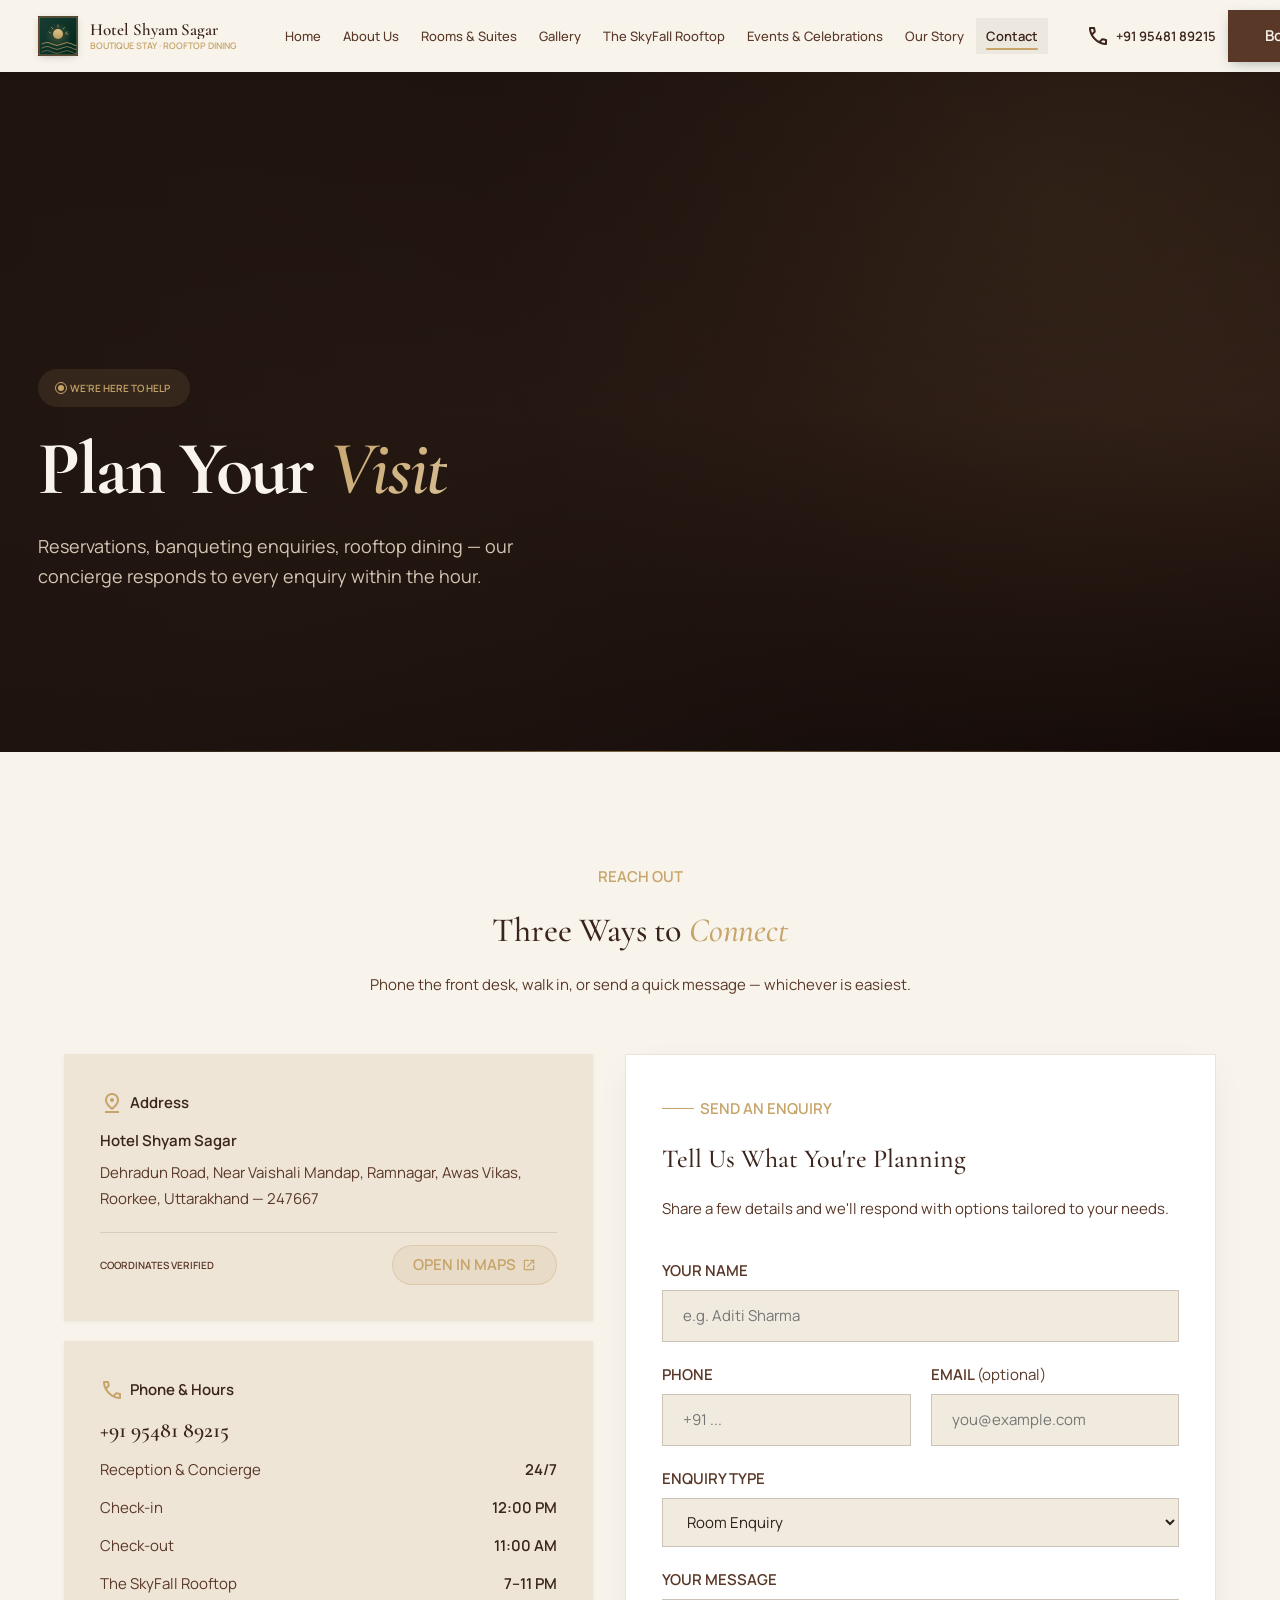
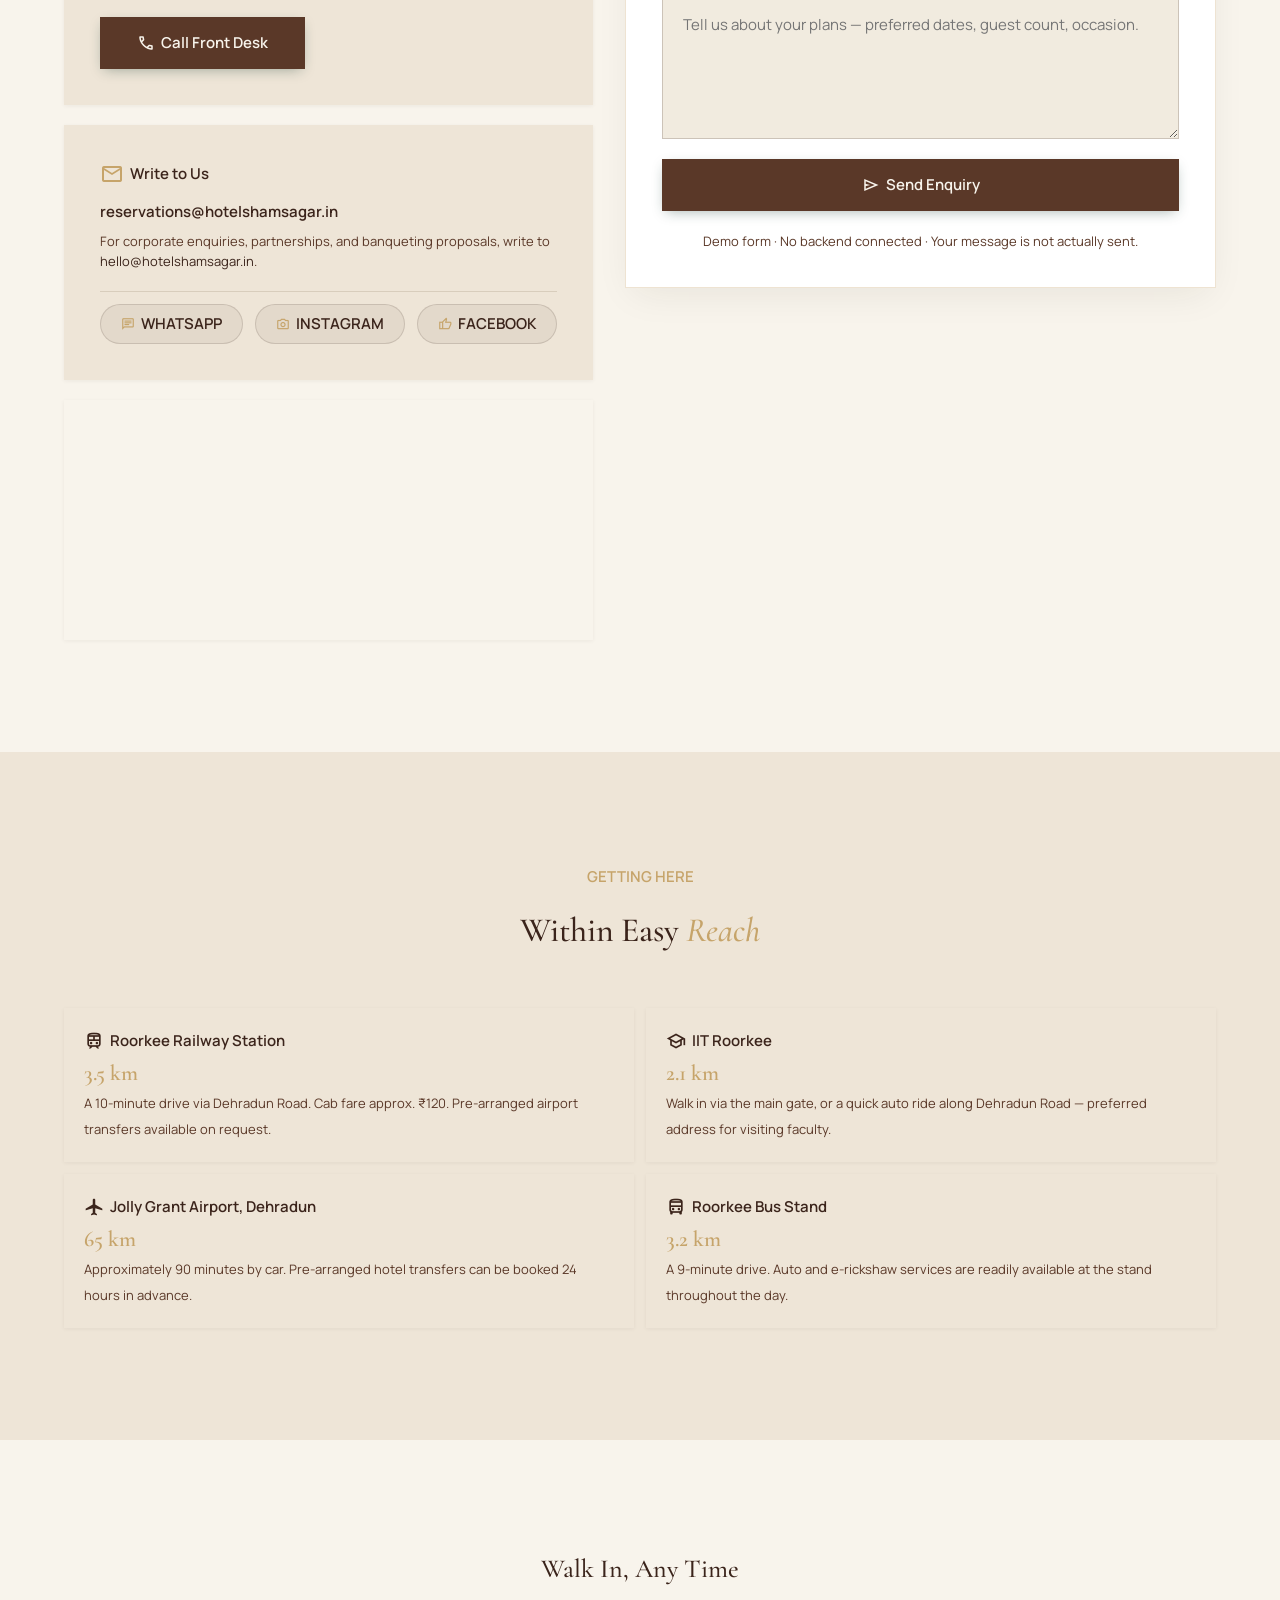
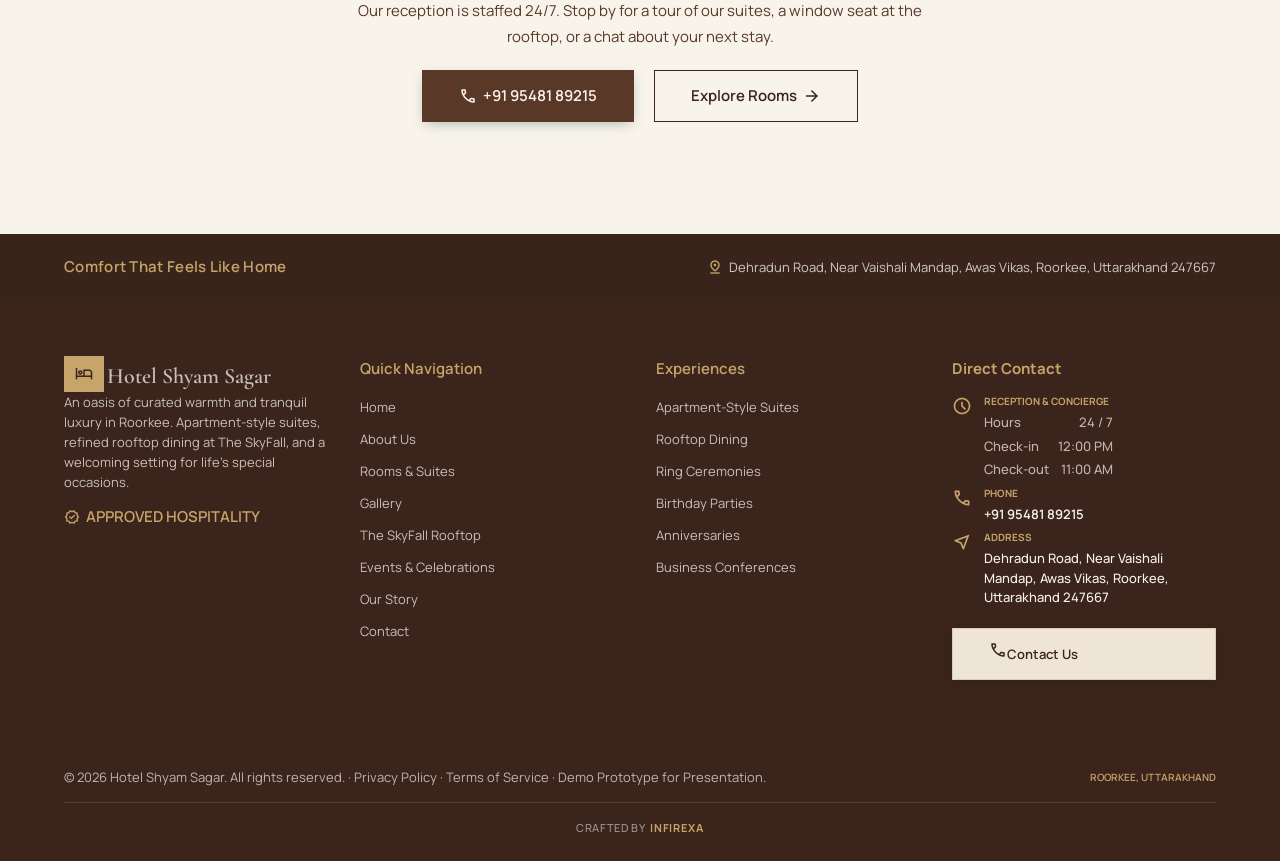
<file: contact.html>
<!DOCTYPE html>
<html lang="en">
<head>
<meta charset="utf-8" />
<meta name="viewport" content="width=device-width, initial-scale=1.0" />
<title>Contact · Hotel Shyam Sagar · Roorkee</title>
<meta name="description" content="Get in touch with Hotel Shyam Sagar — front desk, address, hours, and a quick enquiry form. We respond within the hour during business hours." />
<link rel="icon" type="image/svg+xml" href="favicon.svg" />
<link rel="preconnect" href="https://fonts.googleapis.com" />
<link rel="preconnect" href="https://fonts.gstatic.com" crossorigin />
<link href="https://fonts.googleapis.com/css2?family=Cormorant+Garamond:ital,wght@0,400;0,500;0,600;0,700;1,400;1,500&family=Manrope:wght@300;400;500;600;700;800&display=swap" rel="stylesheet" />
<link href="https://fonts.googleapis.com/css2?family=Material+Symbols+Outlined:opsz,wght,FILL,GRAD@20..48,100..700,0..1,-50..200" rel="stylesheet" />
<link rel="stylesheet" href="assets/css/tokens.css" />
<link rel="stylesheet" href="assets/css/base.css" />
<link rel="stylesheet" href="assets/css/components.css" />
<link rel="stylesheet" href="assets/css/pages.css" />
</head>
<body>

<header class="site-header">
  <div class="nav-inner">
    <a class="brand" href="index.html" data-nav="home" aria-label="Hotel Shyam Sagar home">
      <span class="brand-logo"><img src="assets/img/logo.svg" alt="Hotel Shyam Sagar" width="40" height="40" /></span>
      <span class="brand-text">
        <span class="name">Hotel Shyam Sagar</span>
        <span class="tag">Boutique Stay · Rooftop Dining</span>
      </span>
    </a>
    <button class="nav-toggle" aria-label="Open menu">
      <span class="material-symbols-outlined">menu</span>
    </button>
    <nav class="nav-list" aria-label="Primary">
      <a href="index.html" data-nav="home">Home</a>
      <a href="about.html" data-nav="about">About Us</a>
      <a href="rooms.html" data-nav="rooms">Rooms &amp; Suites</a>
      <a href="gallery.html" data-nav="gallery">Gallery</a>
      <a href="skyfall.html" data-nav="skyfall">The SkyFall Rooftop</a>
      <a href="banquets.html" data-nav="banquets">Events &amp; Celebrations</a>
      <a href="story.html" data-nav="story">Our Story</a>
      <a class="active" href="contact.html" data-nav="contact">Contact</a>
    </nav>
    <div class="nav-actions">
      <a class="nav-phone" href="tel:+919548189215">
        <span class="material-symbols-outlined">call</span>
        <span>+91 95481 89215</span>
      </a>
      <a class="btn btn-primary" href="rooms.html">Book Your Stay</a>
    </div>
  </div>
</header>

<div class="mobile-drawer" role="dialog" aria-label="Navigation menu">
  <div class="mobile-drawer-head">
    <a class="brand" href="index.html">
      <span class="brand-logo"><img src="assets/img/logo.svg" alt="Hotel Shyam Sagar" width="40" height="40" /></span>
      <span class="brand-text">
        <span class="name">Hotel Shyam Sagar</span>
        <span class="tag">Boutique Stay · Rooftop Dining</span>
      </span>
    </a>
    <button class="close-btn nav-toggle" aria-label="Close menu">
      <span class="material-symbols-outlined">close</span>
    </button>
  </div>
  <nav class="mobile-drawer-nav" aria-label="Mobile">
    <a href="index.html" data-nav="home">Home</a>
    <a href="about.html" data-nav="about">About Us</a>
    <a href="rooms.html" data-nav="rooms">Rooms &amp; Suites</a>
    <a href="gallery.html" data-nav="gallery">Gallery</a>
    <a href="skyfall.html" data-nav="skyfall">The SkyFall Rooftop</a>
    <a href="banquets.html" data-nav="banquets">Events &amp; Celebrations</a>
    <a href="story.html" data-nav="story">Our Story</a>
    <a class="active" href="contact.html" data-nav="contact">Contact</a>
  </nav>
  <a class="btn btn-primary" href="tel:+919548189215" style="margin-top:auto;">
    <span class="material-symbols-outlined">call</span>
    Call Front Desk
  </a>
</div>

<main>

<section class="page-hero">
  <div class="hero-bg" data-bg="https://images.unsplash.com/photo-1497366216548-37526070297c?auto=format&fit=crop&w=1920&q=80" role="img" aria-label="Plan your visit to Hotel Shyam Sagar"></div>
  <div class="hero-veil"></div>
  <div class="hero-veil-side"></div>
  <div class="hero-content">
    <div class="hero-eyebrow"><span class="pulse"></span><span>We're Here to Help</span></div>
    <h1 class="hero-title">Plan Your <span class="accent">Visit</span></h1>
    <p class="hero-subtitle">Reservations, banqueting enquiries, rooftop dining — our concierge responds to every enquiry within the hour.</p>
  </div>
</section>

<!-- CONTACT GRID -->
<section class="section" id="contact">
  <div class="container">
    <div class="section-head" style="text-align:center;align-items:center;">
      <div class="eyebrow no-rule" style="justify-content:center;">Reach Out</div>
      <h2 class="font-headline-lg">Three Ways to <span class="italic" style="color:var(--secondary);">Connect</span></h2>
      <p class="font-body-md text-on-surface-variant" style="text-align:center;max-width:42rem;">Phone the front desk, walk in, or send a quick message — whichever is easiest.</p>
    </div>

    <div class="contact-grid">
      <div class="reveal">
        <div class="contact-card">
          <div class="label"><span class="material-symbols-outlined">pin_drop</span>Address</div>
          <p class="font-title-md text-primary" style="margin-bottom:var(--space-xs);">Hotel Shyam Sagar</p>
          <p class="font-body-md text-on-surface-variant">Dehradun Road, Near Vaishali Mandap, Ramnagar, Awas Vikas, Roorkee, Uttarakhand &mdash; 247667</p>
          <div class="flex items-center justify-between" style="margin-top:var(--space-md);padding-top:var(--space-sm);border-top:1px solid color-mix(in srgb,var(--outline-variant) 40%,transparent);">
            <span class="font-label-sm" style="color:var(--on-surface-variant);">Coordinates Verified</span>
            <a class="badge badge-gold" href="https://maps.google.com/?q=Awas+Vikas+Roorkee" target="_blank" rel="noopener"><span>Open in Maps</span><span class="material-symbols-outlined" style="font-size:14px;">open_in_new</span></a>
          </div>
        </div>

        <div class="contact-card">
          <div class="label"><span class="material-symbols-outlined">call</span>Phone &amp; Hours</div>
          <a class="font-headline-sm text-primary" href="tel:+919548189215" style="display:block;margin-bottom:var(--space-sm);">+91 95481 89215</a>
          <div class="flex flex-col gap-sm" style="font-size:var(--fs-body-md);color:var(--on-surface-variant);">
            <div class="flex justify-between"><span>Reception &amp; Concierge</span><span class="font-semibold text-primary">24/7</span></div>
            <div class="flex justify-between"><span>Check-in</span><span class="font-semibold text-primary">12:00 PM</span></div>
            <div class="flex justify-between"><span>Check-out</span><span class="font-semibold text-primary">11:00 AM</span></div>
            <div class="flex justify-between"><span>The SkyFall Rooftop</span><span class="font-semibold text-primary">7&ndash;11 PM</span></div>
          </div>
          <a class="btn btn-primary" href="tel:+919548189215" style="margin-top:var(--space-md);">
            <span class="material-symbols-outlined">call</span>
            Call Front Desk
          </a>
        </div>

        <div class="contact-card">
          <div class="label"><span class="material-symbols-outlined">mail</span>Write to Us</div>
          <a class="font-title-md text-primary" href="mailto:reservations@hotelshamsagar.in" style="display:block;margin-bottom:var(--space-xs);">reservations@hotelshamsagar.in</a>
          <p class="font-body-sm text-on-surface-variant">For corporate enquiries, partnerships, and banqueting proposals, write to <a class="text-primary" href="mailto:hello@hotelshamsagar.in">hello@hotelshamsagar.in</a>.</p>
          <div class="flex items-center gap-sm" style="margin-top:var(--space-md);padding-top:var(--space-sm);border-top:1px solid color-mix(in srgb,var(--outline-variant) 40%,transparent);">
            <a class="badge badge-soft" href="https://wa.me/919548189215" target="_blank" rel="noopener"><span class="material-symbols-outlined" style="font-size:14px;color:var(--secondary);">chat</span><span>WhatsApp</span></a>
            <a class="badge badge-soft" href="https://instagram.com/" target="_blank" rel="noopener"><span class="material-symbols-outlined" style="font-size:14px;color:var(--secondary);">photo_camera</span><span>Instagram</span></a>
            <a class="badge badge-soft" href="https://facebook.com/" target="_blank" rel="noopener"><span class="material-symbols-outlined" style="font-size:14px;color:var(--secondary);">thumb_up</span><span>Facebook</span></a>
          </div>
        </div>

        <div style="border-radius:var(--r-xl);overflow:hidden;box-shadow:var(--shadow-1);height:240px;">
          <iframe title="Hotel Shyam Sagar location on Google Maps" src="https://www.google.com/maps?q=Awas+Vikas,+Roorkee,+Uttarakhand&output=embed" style="width:100%;height:100%;border:0;" loading="lazy" referrerpolicy="no-referrer-when-downgrade"></iframe>
        </div>
      </div>

      <div class="reveal reveal-delay-1">
        <div class="contact-form-card">
          <div class="eyebrow" style="margin-bottom:var(--space-md);">Send an Enquiry</div>
          <h3 class="font-headline-md text-primary" style="margin-bottom:var(--space-md);">Tell Us What You're Planning</h3>
          <p class="font-body-md text-on-surface-variant" style="margin-bottom:var(--space-lg);">Share a few details and we'll respond with options tailored to your needs.</p>
          <form class="enquiry-form" id="enquiryForm" novalidate>
            <div class="form-row">
              <label for="enq-name">Your Name</label>
              <input id="enq-name" name="name" type="text" placeholder="e.g. Aditi Sharma" required />
            </div>
            <div style="display:grid;grid-template-columns:1fr 1fr;gap:var(--space-md);">
              <div class="form-row">
                <label for="enq-phone">Phone</label>
                <input id="enq-phone" name="phone" type="tel" placeholder="+91 ..." required />
              </div>
              <div class="form-row">
                <label for="enq-email">Email <span style="font-weight:400;text-transform:none;">(optional)</span></label>
                <input id="enq-email" name="email" type="email" placeholder="you@example.com" />
              </div>
            </div>
            <div class="form-row">
              <label for="enq-type">Enquiry Type</label>
              <select id="enq-type" name="subject">
                <option>Room Enquiry</option>
                <option>Rooftop Dining Reservation</option>
                <option>Ring Ceremony</option>
                <option>Birthday Party</option>
                <option>Anniversary Celebration</option>
                <option>Business Conference</option>
                <option>Custom Package</option>
                <option>General Enquiry</option>
              </select>
            </div>
            <div class="form-row">
              <label for="enq-message">Your Message</label>
              <textarea id="enq-message" name="message" placeholder="Tell us about your plans &mdash; preferred dates, guest count, occasion." required></textarea>
            </div>
            <button class="btn btn-primary" type="submit" style="width:100%;">
              <span class="material-symbols-outlined">send</span><span>Send Enquiry</span>
            </button>
            <p class="font-body-sm" style="margin-top:var(--space-md);color:var(--on-surface-variant);text-align:center;">Demo form &middot; No backend connected &middot; Your message is not actually sent.</p>
          </form>
        </div>
      </div>
    </div>
  </div>
</section>

<!-- GETTING HERE -->
<section class="section bg-surface-container">
  <div class="container">
    <div class="section-head" style="text-align:center;align-items:center;">
      <div class="eyebrow no-rule" style="justify-content:center;">Getting Here</div>
      <h2 class="font-headline-lg">Within Easy <span class="italic" style="color:var(--secondary);">Reach</span></h2>
    </div>
    <div class="dist-grid">
      <article class="dist-card reveal">
        <div class="label"><span class="material-symbols-outlined">train</span>Roorkee Railway Station</div>
        <div class="distance">3.5 km</div>
        <p class="note">A 10-minute drive via Dehradun Road. Cab fare approx. ₹120. Pre-arranged airport transfers available on request.</p>
      </article>
      <article class="dist-card reveal reveal-delay-1">
        <div class="label"><span class="material-symbols-outlined">school</span>IIT Roorkee</div>
        <div class="distance">2.1 km</div>
        <p class="note">Walk in via the main gate, or a quick auto ride along Dehradun Road — preferred address for visiting faculty.</p>
      </article>
      <article class="dist-card reveal reveal-delay-2">
        <div class="label"><span class="material-symbols-outlined">flight</span>Jolly Grant Airport, Dehradun</div>
        <div class="distance">65 km</div>
        <p class="note">Approximately 90 minutes by car. Pre-arranged hotel transfers can be booked 24 hours in advance.</p>
      </article>
      <article class="dist-card reveal reveal-delay-3">
        <div class="label"><span class="material-symbols-outlined">directions_bus</span>Roorkee Bus Stand</div>
        <div class="distance">3.2 km</div>
        <p class="note">A 9-minute drive. Auto and e-rickshaw services are readily available at the stand throughout the day.</p>
      </article>
    </div>
  </div>
</section>

<!-- CTA -->
<section class="section">
  <div class="container">
    <div class="reveal" style="text-align:center;">
      <h3 class="font-headline-md text-primary">Walk In, Any Time</h3>
      <p class="font-body-md text-on-surface-variant" style="margin-top:var(--space-sm);max-width:36rem;margin-inline:auto;">Our reception is staffed 24/7. Stop by for a tour of our suites, a window seat at the rooftop, or a chat about your next stay.</p>
      <div class="flex wrap items-center justify-center gap-md" style="margin-top:var(--space-md);">
        <a class="btn btn-primary" href="tel:+919548189215"><span class="material-symbols-outlined">call</span><span>+91 95481 89215</span></a>
        <a class="btn btn-secondary" href="rooms.html"><span>Explore Rooms</span><span class="material-symbols-outlined">arrow_forward</span></a>
      </div>
    </div>
  </div>
</section>

</main>

<footer class="site-footer">
  <div class="footer-bar">
    <div class="footer-bar-inner">
      <p class="lead">Comfort That Feels Like Home</p>
      <p class="addr"><span class="material-symbols-outlined">pin_drop</span>Dehradun Road, Near Vaishali Mandap, Awas Vikas, Roorkee, Uttarakhand 247667</p>
    </div>
  </div>
  <div class="footer-main">
    <div class="footer-col">
      <a class="flex items-center gap-xs" href="index.html" style="text-decoration:none;">
        <span class="brand-logo" style="width:36px;height:36px;background:var(--champagne);border-radius:var(--r-lg);display:inline-flex;align-items:center;justify-content:center;">
          <span class="material-symbols-outlined" style="color:var(--primary);font-size:18px;">hotel</span>
        </span>
        <span class="font-headline-sm font-semibold">Hotel Shyam Sagar</span>
      </a>
      <p class="about-text">An oasis of curated warmth and tranquil luxury in Roorkee. Apartment-style suites, refined rooftop dining at The SkyFall, and a welcoming setting for life&rsquo;s special occasions.</p>
      <div class="verified"><span class="material-symbols-outlined">verified</span><span>Approved Hospitality</span></div>
    </div>
    <div class="footer-col">
      <h4>Quick Navigation</h4>
      <ul>
        <li><a href="index.html">Home</a></li>
        <li><a href="about.html">About Us</a></li>
        <li><a href="rooms.html">Rooms &amp; Suites</a></li>
        <li><a href="gallery.html">Gallery</a></li>
        <li><a href="skyfall.html">The SkyFall Rooftop</a></li>
        <li><a href="banquets.html">Events &amp; Celebrations</a></li>
        <li><a href="story.html">Our Story</a></li>
        <li><a href="contact.html">Contact</a></li>
      </ul>
    </div>
    <div class="footer-col">
      <h4>Experiences</h4>
      <ul>
        <li><a href="rooms.html">Apartment-Style Suites</a></li>
        <li><a href="skyfall.html">Rooftop Dining</a></li>
        <li><a href="banquets.html">Ring Ceremonies</a></li>
        <li><a href="banquets.html">Birthday Parties</a></li>
        <li><a href="banquets.html">Anniversaries</a></li>
        <li><a href="banquets.html">Business Conferences</a></li>
      </ul>
    </div>
    <div class="footer-col footer-col--contact">
      <h4>Direct Contact</h4>
      <ul class="footer-contact-list">
        <li class="footer-contact-item">
          <span class="material-symbols-outlined">schedule</span>
          <span>
            <span class="label">Reception &amp; Concierge</span>
            <span class="value">
              <span class="footer-contact-hours">
                <span><span class="label-mono">Hours</span><span class="label-mono">24 / 7</span></span>
                <span><span class="label-mono">Check-in</span><span class="label-mono">12:00 PM</span></span>
                <span><span class="label-mono">Check-out</span><span class="label-mono">11:00 AM</span></span>
              </span>
            </span>
          </span>
        </li>
        <li class="footer-contact-item">
          <span class="material-symbols-outlined">call</span>
          <span>
            <span class="label">Phone</span>
            <a href="tel:+919548189215" class="value">+91 95481 89215</a>
          </span>
        </li>
        <li class="footer-contact-item">
          <span class="material-symbols-outlined">near_me</span>
          <span>
            <span class="label">Address</span>
            <span class="value">Dehradun Road, Near Vaishali Mandap, Awas Vikas, Roorkee, Uttarakhand 247667</span>
          </span>
        </li>
      </ul>
      <a class="btn btn-primary" href="contact.html" style="margin-top:var(--space-md);width:100%;justify-content:center;"><span class="material-symbols-outlined">call</span><span>Contact Us</span></a>
    </div>
  </div>
  <div class="footer-bottom">
    <div class="footer-bottom-inner">
      <span>© 2026 Hotel Shyam Sagar. All rights reserved. · Privacy Policy · Terms of Service · Demo Prototype for Presentation.</span>
      <span class="place">Roorkee, Uttarakhand</span>
    </div>
    <div class="footer-credit">
      <span>Crafted by</span>
      <span class="brand-name">Infirexa</span>
    </div>
  </div>
</footer>

<script src="assets/js/nav.js"></script>
<script src="assets/js/booking.js"></script>
<script src="assets/js/gallery.js"></script>
<script src="assets/js/forms.js"></script>
<script src="assets/js/main.js"></script>
</body>
</html>
</file>
<file: assets/css/tokens.css>
/* ==========================================================================
   tokens.css — Heritage Sanctuary design tokens (Hotel Shyam Sagar Roorkee)
   Palette: deep chocolate + rich cocoa + mocha + cream + champagne gold.
   Typography: Cormorant Garamond serif (display) + Manrope (body).
   ========================================================================== */

:root {
  /* ---------- Colors — Heritage Sanctuary (brown + cream) ---------- */
  /* Surface system — warm off-white ivory canvas */
  --surface: #f8f4ec;
  --surface-dim: #d4c8ae;
  --surface-bright: #ffffff;
  --surface-container-lowest: #ffffff;
  --surface-container-low: #f1ebdf;
  --surface-container: #eee5d7;
  --surface-container-high: #e5d9c4;
  --surface-container-highest: #d4c8ae;
  --surface-variant: #e5d9c4;
  --background: #f8f4ec;
  --on-background: #2b211c;
  --on-surface: #2b211c;
  --on-surface-variant: #5a3828;
  --inverse-surface: #2b211c;
  --inverse-on-surface: #f8f4ec;
  --surface-tint: #5a3828;
  --outline: #795744;
  --outline-variant: #b7a895;

  /* Primary — Deep Chocolate */
  --primary: #3b241b;
  --primary-deep: #5a3828;
  --on-primary: #f8f4ec;
  --primary-container: #5a3828;
  --on-primary-container: #c6a46a;
  --primary-fixed: #c6a46a;
  --primary-fixed-dim: #b8956b;
  --on-primary-fixed: #2b211c;
  --on-primary-fixed-variant: #5a3828;
  --inverse-primary: #c6a46a;

  /* Secondary — Champagne Gold */
  --secondary: #c6a46a;
  --secondary-fixed: #c6a46a;
  --secondary-fixed-dim: #b8956b;
  --secondary-soft: #eee5d7;
  --on-secondary: #2b211c;
  --on-secondary-fixed: #2b211c;
  --on-secondary-fixed-variant: #5a3828;
  --on-secondary-container: #b8956b;
  --gold: #c6a46a;
  --gold-soft: rgba(198, 164, 106, 0.2);
  --gold-border: rgba(198, 164, 106, 0.35);

  /* Tertiary — Mocha Brown */
  --tertiary: #795744;
  --tertiary-deep: #3b241b;
  --tertiary-container: #3b241b;
  --on-tertiary: #f8f4ec;
  --on-tertiary-container: #b7a895;
  --on-tertiary-fixed: #f8f4ec;
  --on-tertiary-fixed-variant: #795744;

  /* Brand aliases */
  --champagne: #c6a46a;
  --ivory: #f8f4ec;
  --cream: #eee5d7;
  --forest: #3b241b;
  --forest-darker: #2b211c;
  --champagne-bright: #c6a46a;
  --teak: #795744;
  --charcoal: #2b211c;

  /* Dark text / espresso */
  --espresso: #3b241b;
  --ink: #2b211c;
  --chocolate-deep: #2b211c;

  /* Error */
  --error: #ba1a1a;
  --on-error: #ffffff;
  --error-container: #ffdad6;
  --on-error-container: #93000a;

  /* ---------- Typography — Cormorant Garamond (display) + Manrope (body) ---------- */
  --font-display: "Cormorant Garamond", "Playfair Display", Georgia, "Times New Roman", serif;
  --font-body: "Manrope", "Plus Jakarta Sans", -apple-system, BlinkMacSystemFont, "Segoe UI", sans-serif;

  --fs-display-hero: 76px;
  --fs-display-hero-mobile: 52px;
  --fs-display-lg: 76px;
  --fs-headline-xl: 44px;
  --fs-headline-xl-mobile: 32px;
  --fs-headline-lg: 34px;
  --fs-headline-md: 26px;
  --fs-headline-sm: 22px;
  --fs-body-lg: 18px;
  --fs-body-md: 15px;
  --fs-body-sm: 13px;
  --fs-label-caps: 11px;
  --fs-label-input: 14px;
  --fs-label-sm: 10px;

  --lh-display-hero: 84px;
  --lh-display-hero-mobile: 60px;
  --lh-display-lg: 84px;
  --lh-headline-xl: 52px;
  --lh-headline-xl-mobile: 38px;
  --lh-headline-lg: 42px;
  --lh-headline-md: 34px;
  --lh-headline-sm: 30px;
  --lh-body-lg: 30px;
  --lh-body-md: 26px;
  --lh-body-sm: 20px;
  --lh-label-caps: 16px;
  --lh-label-input: 20px;
  --lh-label-sm: 14px;

  --tracking-display: -0.01em;
  --tracking-headline: -0.005em;
  --tracking-caps: 0.18em;
  --tracking-label: 0.02em;

  /* ---------- Spacing ---------- */
  --gutter: 2rem;
  --gutter-mobile: 1rem;
  --margin: 4rem;
  --margin-mobile: 1.5rem;
  --space-xs: 0.375rem;
  --space-sm: 0.75rem;
  --space-md: 1.25rem;
  --space-lg: 2.25rem;
  --space-xl: 3.5rem;

  /* ---------- Radii ---------- */
  --r-sm: 0;
  --r-default: 0;
  --r-md: 0;
  --r-lg: 0;
  --r-xl: 0;
  --r-full: 9999px;

  /* ---------- Layout ---------- */
  --container: 1360px;
  --container-wide: 1440px;
  --header-h: 72px;
  --topbar-h: 0px;

  /* ---------- Shadows ---------- */
  --shadow-1: 0 1px 4px rgba(43, 33, 28, 0.06);
  --shadow-2: 0 12px 36px -8px rgba(43, 33, 28, 0.08);
  --shadow-3: 0 24px 56px -12px rgba(43, 33, 28, 0.14);
  --shadow-modal: 0 32px 64px -16px rgba(43, 33, 28, 0.25);

  /* ---------- Borders ---------- */
  --border-hairline: 1px solid var(--gold-soft);
  --border-gold: 1px solid var(--gold);
  --border-espresso: 1px solid var(--espresso);

  /* ---------- Transitions ---------- */
  --t-fast: 180ms ease;
  --t-base: 300ms ease;
  --t-slow: 600ms ease;
  --t-zoom: 700ms cubic-bezier(0.2, 0.8, 0.2, 1);
}
</file>
<file: assets/css/base.css>
/* ==========================================================================
   base.css — Reset, typography, layout primitives
   ========================================================================== */

*,
*::before,
*::after {
  box-sizing: border-box;
  margin: 0;
  padding: 0;
}

html {
  scroll-behavior: smooth;
  -webkit-text-size-adjust: 100%;
}

body {
  font-family: var(--font-body);
  font-size: var(--fs-body-md);
  line-height: var(--lh-body-md);
  color: var(--on-surface);
  background: var(--background, var(--surface));
  -webkit-font-smoothing: antialiased;
  -moz-osx-font-smoothing: grayscale;
  overflow-x: hidden;
}

body.no-scroll {
  overflow: hidden;
}

img,
picture,
video {
  display: block;
  max-width: 100%;
  height: auto;
}

a {
  color: inherit;
  text-decoration: none;
}

button {
  font: inherit;
  color: inherit;
  background: none;
  border: none;
  cursor: pointer;
}

input,
select,
textarea {
  font: inherit;
  color: inherit;
}

ul,
ol {
  list-style: none;
}

/* ---------- Typography ---------- */
.font-display-lg { font-family: var(--font-display); font-size: var(--fs-display-lg-mobile); line-height: var(--lh-display-lg-mobile); font-weight: 600; letter-spacing: var(--tracking-display); }
.font-headline-lg { font-family: var(--font-display); font-size: var(--fs-headline-lg-mobile); line-height: var(--lh-headline-lg-mobile); font-weight: 500; letter-spacing: var(--tracking-headline); }
.font-headline-md { font-family: var(--font-display); font-size: var(--fs-headline-md); line-height: var(--lh-headline-md); font-weight: 500; }
.font-headline-sm { font-family: var(--font-display); font-size: var(--fs-headline-sm); line-height: var(--lh-headline-sm); font-weight: 600; }
.font-title-lg { font-family: var(--font-body); font-size: var(--fs-title-lg); line-height: var(--lh-title-lg); font-weight: 600; }
.font-title-md { font-family: var(--font-body); font-size: var(--fs-title-md); line-height: var(--lh-title-md); font-weight: 600; }
.font-body-lg { font-family: var(--font-body); font-size: var(--fs-body-lg); line-height: var(--lh-body-lg); font-weight: 400; }
.font-body-md { font-family: var(--font-body); font-size: var(--fs-body-md); line-height: var(--lh-body-md); font-weight: 400; }
.font-body-sm { font-family: var(--font-body); font-size: var(--fs-body-sm); line-height: var(--lh-body-sm); font-weight: 400; }
.font-label-md { font-family: var(--font-body); font-size: var(--fs-label-md); line-height: var(--lh-label-md); font-weight: 600; letter-spacing: var(--tracking-label-md); text-transform: uppercase; }
.font-label-sm { font-family: var(--font-body); font-size: var(--fs-label-sm); line-height: var(--lh-label-sm); font-weight: 600; letter-spacing: var(--tracking-label-sm); text-transform: uppercase; }

.italic { font-style: italic; }
.font-light { font-weight: 300; }
.font-normal { font-weight: 400; }
.font-semibold { font-weight: 600; }
.font-bold { font-weight: 700; }

@media (min-width: 1024px) {
  .font-display-lg { font-size: var(--fs-display-lg); line-height: var(--lh-display-lg); }
  .font-headline-lg { font-size: var(--fs-headline-lg); line-height: var(--lh-headline-lg); }
}

/* ---------- Layout primitives ---------- */
.container {
  width: 100%;
  max-width: var(--container);
  margin-inline: auto;
  padding-inline: var(--margin-mobile);
}

@media (min-width: 1024px) {
  .container {
    padding-inline: var(--margin);
  }
}

.section {
  padding-block: var(--space-xl);
}

@media (min-width: 1024px) {
  .section {
    padding-block: 7rem;
  }
}

.section-tight {
  padding-block: var(--space-lg);
}

.grid {
  display: grid;
  gap: var(--gutter);
}

@media (min-width: 768px) {
  .grid-2 { grid-template-columns: repeat(2, 1fr); }
  .grid-3 { grid-template-columns: repeat(2, 1fr); }
}

@media (min-width: 1024px) {
  .grid-3 { grid-template-columns: repeat(3, 1fr); }
  .grid-4 { grid-template-columns: repeat(4, 1fr); }
  .grid-12 { grid-template-columns: repeat(12, 1fr); }
}

.col-5 { grid-column: span 12; }
.col-6 { grid-column: span 12; }
.col-7 { grid-column: span 12; }

@media (min-width: 1024px) {
  .col-5 { grid-column: span 5; }
  .col-6 { grid-column: span 6; }
  .col-7 { grid-column: span 7; }
}

.flex { display: flex; }
.flex-col { flex-direction: column; }
.items-center { align-items: center; }
.items-start { align-items: flex-start; }
.items-end { align-items: flex-end; }
.justify-between { justify-content: space-between; }
.justify-center { justify-content: center; }
.gap-xs { gap: var(--space-xs); }
.gap-sm { gap: var(--space-sm); }
.gap-md { gap: var(--space-md); }
.gap-lg { gap: var(--space-lg); }
.gap-xl { gap: var(--space-xl); }
.wrap { flex-wrap: wrap; }
.text-center { text-align: center; }
.hidden { display: none; }
.shrink-0 { flex-shrink: 0; }
.relative { position: relative; }
.absolute { position: absolute; }

@media (min-width: 768px) {
  .md\:flex { display: flex; }
  .md\:hidden { display: none; }
}
@media (min-width: 1024px) {
  .lg\:flex { display: flex; }
  .lg\:hidden { display: none; }
  .lg\:block { display: block; }
}
@media (min-width: 1280px) {
  .xl\:flex { display: flex; }
  .xl\:hidden { display: none; }
}

/* ---------- Backgrounds ---------- */
.bg-surface { background: var(--surface); }
.bg-surface-container-low { background: var(--surface-container-low); }
.bg-surface-container { background: var(--surface-container); }
.bg-surface-container-high { background: var(--surface-container-high); }
.bg-primary { background: var(--primary); }
.bg-primary-container { background: var(--primary-container); }
.bg-secondary-container { background: var(--secondary-container); }
.bg-secondary-fixed { background: var(--secondary-fixed); }
.bg-ivory { background: var(--ivory); }
.bg-forest { background: var(--forest); }
.bg-forest-deep { background: var(--forest-deep); }
.bg-charcoal { background: var(--charcoal); }
.bg-beige { background: var(--beige); }

/* ---------- Text colors ---------- */
.text-primary { color: var(--primary); }
.text-on-primary { color: var(--on-primary); }
.text-on-primary-container { color: var(--on-primary-container); }
.text-secondary { color: var(--secondary); }
.text-secondary-fixed { color: var(--secondary-fixed); }
.text-secondary-fixed-dim { color: var(--secondary-fixed-dim); }
.text-on-surface { color: var(--on-surface); }
.text-on-surface-variant { color: var(--on-surface-variant); }
.text-on-tertiary-container { color: var(--on-tertiary-container); }
.text-forest { color: var(--forest); }
.text-champagne { color: var(--champagne); }
.text-ivory { color: var(--ivory); }

/* ---------- Utility ---------- */
.divider {
  height: 1px;
  background: color-mix(in srgb, var(--primary) 12%, transparent);
}
.divider-gold {
  height: 1px;
  background: color-mix(in srgb, var(--champagne) 25%, transparent);
}
.divider-vertical {
  width: 1px;
  align-self: stretch;
  background: color-mix(in srgb, var(--primary) 12%, transparent);
}
.dot {
  width: 6px;
  height: 6px;
  border-radius: 50%;
  display: inline-block;
}
.dot-champagne { background: var(--champagne); }
.dot-secondary-fixed { background: var(--secondary-fixed); }

.eyebrow {
  display: inline-flex;
  align-items: center;
  gap: var(--space-xs);
  font-family: var(--font-body);
  font-size: var(--fs-label-md);
  font-weight: 600;
  letter-spacing: var(--tracking-label-md);
  text-transform: uppercase;
  color: var(--secondary);
}
.eyebrow::before {
  content: "";
  width: 32px;
  height: 1px;
  background: var(--secondary);
}
.eyebrow.no-rule::before { display: none; }

.tracking-widest { letter-spacing: var(--tracking-label-md); }
.tracking-wider { letter-spacing: 0.04em; }

.material-symbols-outlined {
  font-family: "Material Symbols Outlined";
  font-weight: normal;
  font-style: normal;
  line-height: 1;
  letter-spacing: normal;
  text-transform: none;
  display: inline-block;
  white-space: nowrap;
  word-wrap: normal;
  direction: ltr;
  -webkit-font-feature-settings: "liga";
  -webkit-font-smoothing: antialiased;
  font-variation-settings: "FILL" 0, "wght" 400, "GRAD" 0, "opsz" 24;
}

/* ---------- Reveal animation ---------- */
.reveal {
  opacity: 0;
  transform: translateY(24px);
  transition: opacity 800ms ease, transform 800ms ease;
}
.reveal.in-view {
  opacity: 1;
  transform: translateY(0);
}
.reveal-delay-1 { transition-delay: 100ms; }
.reveal-delay-2 { transition-delay: 200ms; }
.reveal-delay-3 { transition-delay: 300ms; }
.reveal-delay-4 { transition-delay: 400ms; }

@media (prefers-reduced-motion: reduce) {
  .reveal {
    opacity: 1;
    transform: none;
    transition: none;
  }
  *, *::before, *::after {
    animation-duration: 0.01ms !important;
    transition-duration: 0.01ms !important;
  }
}
</file>
<file: assets/css/components.css>
/* ==========================================================================
   components.css — Reusable components: header, footer, buttons, cards, badges
   ========================================================================== */

/* ---------- Top Bar ---------- */
.topbar {
  position: fixed;
  top: 0;
  left: 0;
  width: 100%;
  z-index: 60;
  background: var(--chocolate-deep);
  color: var(--champagne-bright);
  padding: var(--space-xs) var(--margin-mobile);
  font-family: var(--font-body);
  font-size: var(--fs-label-sm);
  font-weight: 600;
  letter-spacing: var(--tracking-label-sm);
  text-transform: uppercase;
  animation: slideDown 700ms ease;
}

@media (min-width: 1024px) {
  .topbar { padding-inline: clamp(16px, 3vw, 40px); }
}

.topbar-inner {
  max-width: var(--container-wide);
  margin-inline: auto;
  display: flex;
  align-items: center;
  justify-content: space-between;
  gap: var(--space-sm);
}

.topbar-message {
  display: flex;
  align-items: center;
  gap: var(--space-sm);
  min-width: 0;
  overflow: hidden;
  white-space: nowrap;
  text-overflow: ellipsis;
}
.topbar-message > span:last-child { overflow: hidden; text-overflow: ellipsis; }
.topbar-meta {
  display: none;
  align-items: center;
  gap: var(--space-xs);
  flex-shrink: 0;
  color: var(--champagne);
}

@media (min-width: 640px) {
  .topbar-meta { display: flex; }
}

/* ---------- Header / Nav ---------- */
.site-header {
  position: fixed;
  top: 0;
  left: 0;
  width: 100%;
  z-index: 50;
  background: color-mix(in srgb, var(--surface) 92%, transparent);
  backdrop-filter: blur(16px);
  -webkit-backdrop-filter: blur(16px);
  box-shadow: var(--shadow-1);
  transition: padding var(--t-base), background var(--t-base);
  animation: slideDown 700ms ease;
}

.site-header.scrolled {
  background: color-mix(in srgb, var(--surface) 98%, transparent);
  box-shadow: 0 4px 20px rgba(43, 33, 28, 0.08);
}

.nav-inner {
  height: var(--header-h);
  width: 100%;
  max-width: var(--container-wide);
  margin-inline: auto;
  padding-inline: clamp(16px, 3vw, 40px);
  display: flex;
  align-items: center;
  justify-content: space-between;
  gap: var(--gutter);
}

/* ========== BRAND / LOGO — pinned left, compact ========== */
.brand {
  display: flex;
  align-items: center;
  gap: var(--space-sm);
  flex-shrink: 0;
  width: auto;
  max-width: 240px;
  text-decoration: none;
  color: inherit;
  transition: transform var(--t-base);
}
.brand:hover { transform: translateX(2px); }

.brand-logo {
  width: 40px;
  height: 40px;
  min-width: 40px;
  border-radius: var(--r-lg);
  background: var(--primary);
  display: flex;
  align-items: center;
  justify-content: center;
  position: relative;
  overflow: hidden;
  transition: transform var(--t-base), box-shadow var(--t-base);
  box-shadow: 0 2px 8px -2px rgba(43, 33, 28, 0.25);
  flex-shrink: 0;
}
.brand-logo img {
  width: 100%;
  height: 100%;
  display: block;
  transition: transform 600ms ease;
}
.brand-logo::after {
  content: "";
  position: absolute;
  inset: 0;
  border-radius: var(--r-lg);
  background: linear-gradient(135deg, transparent 40%, rgba(198, 164, 106, 0.18) 50%, transparent 60%);
  transform: translateX(-100%);
  transition: transform 800ms ease;
}
.brand:hover .brand-logo { transform: rotate(-4deg) scale(1.05); box-shadow: 0 8px 20px -2px rgba(43, 33, 28, 0.4); }
.brand:hover .brand-logo::after { transform: translateX(100%); }
.brand:hover .brand-logo img { transform: scale(1.08) rotate(2deg); }

.brand-text {
  display: flex;
  flex-direction: column;
  line-height: 1.1;
  min-width: 0;
}
.brand-text .name {
  font-family: var(--font-display);
  font-size: 17px;
  font-weight: 600;
  letter-spacing: -0.005em;
  color: var(--primary);
  white-space: nowrap;
  overflow: hidden;
  text-overflow: ellipsis;
}
.brand-text .tag {
  font-family: var(--font-body);
  font-size: 9px;
  font-weight: 600;
  letter-spacing: var(--tracking-label-sm);
  text-transform: uppercase;
  color: var(--secondary);
  margin-top: 2px;
  white-space: nowrap;
  overflow: hidden;
  text-overflow: ellipsis;
}

/* ========== NAV LIST — uniform sizing + animated underline ========== */
.nav-list {
  display: none;
  align-items: center;
  gap: 2px;
  padding: var(--space-xs);
  border-radius: var(--r-lg);
}
@media (min-width: 1024px) {
  .nav-list { display: flex; }
}

.nav-list a {
  position: relative;
  display: inline-flex;
  align-items: center;
  height: 36px;
  padding: 0 10px;
  font-family: var(--font-body);
  font-size: 13px;
  font-weight: 500;
  line-height: 1;
  color: var(--on-surface-variant);
  border-radius: var(--r-default);
  transition: color var(--t-fast), background var(--t-fast), transform var(--t-fast);
  white-space: nowrap;
}
/* Animated underline */
.nav-list a::after {
  content: "";
  position: absolute;
  left: 50%;
  bottom: 4px;
  height: 2px;
  width: 0;
  background: var(--champagne);
  border-radius: var(--r-full);
  transform: translateX(-50%);
  transition: width var(--t-base);
}
.nav-list a:hover { color: var(--primary); }
.nav-list a:hover::after,
.nav-list a.active::after { width: calc(100% - 10px * 2); }
.nav-list a.active {
  color: var(--primary);
  font-weight: 600;
  background: color-mix(in srgb, var(--primary) 6%, transparent);
}

.nav-actions {
  display: none;
  align-items: center;
  gap: var(--space-sm);
  flex-shrink: 0;
}
@media (min-width: 1024px) {
  .nav-actions { display: flex; }
}

.nav-phone {
  display: none;
  align-items: center;
  gap: var(--space-xs);
  font-family: var(--font-body);
  font-size: 13px;
  font-weight: 600;
  color: var(--primary);
  transition: color var(--t-fast), transform var(--t-fast);
}
.nav-phone:hover { color: var(--secondary); transform: translateX(2px); }
@media (min-width: 1024px) {
  .nav-phone { display: inline-flex; }
}

.nav-toggle {
  display: inline-flex;
  align-items: center;
  justify-content: center;
  width: 40px;
  height: 40px;
  border-radius: var(--r-lg);
  background: var(--primary);
  color: var(--champagne-bright);
  transition: background var(--t-fast), transform var(--t-fast);
}
.nav-toggle:hover { background: var(--cocoa); transform: scale(1.05); }
.nav-toggle:active { transform: scale(0.95); }
@media (min-width: 1024px) {
  .nav-toggle { display: none; }
}

/* ---------- Mobile drawer ---------- */
.mobile-drawer {
  position: fixed;
  inset: 0;
  background: var(--surface);
  z-index: 100;
  transform: translateY(-100%);
  transition: transform 400ms cubic-bezier(0.7, 0, 0.2, 1);
  display: flex;
  flex-direction: column;
  padding: var(--margin-mobile);
  overflow-y: auto;
}
.mobile-drawer.open { transform: translateY(0); }
.mobile-drawer-head {
  display: flex;
  align-items: center;
  justify-content: space-between;
  padding-block: var(--space-md);
  border-bottom: 1px solid color-mix(in srgb, var(--primary) 12%, transparent);
}
.mobile-drawer-nav {
  display: flex;
  flex-direction: column;
  gap: var(--space-xs);
  padding-block: var(--space-lg);
}
.mobile-drawer-nav a {
  display: flex;
  align-items: center;
  justify-content: space-between;
  padding: var(--space-md) var(--space-sm);
  font-family: var(--font-display);
  font-size: var(--fs-headline-sm);
  font-weight: 500;
  color: var(--on-surface);
  border-radius: var(--r-default);
  transition: background var(--t-fast), transform var(--t-fast), color var(--t-fast);
}
.mobile-drawer-nav a::after {
  content: "→";
  color: var(--secondary);
  font-size: var(--fs-headline-md);
  transition: transform var(--t-fast);
}
.mobile-drawer-nav a:hover { background: var(--surface-container); color: var(--primary); transform: translateX(8px); }
.mobile-drawer-nav a:hover::after { transform: translateX(4px); }
.mobile-drawer-nav a.active { background: var(--primary-container); color: var(--on-primary-container); }

/* ---------- Buttons — with hover lift, glow, ripple ---------- */
.btn {
  position: relative;
  display: inline-flex;
  align-items: center;
  justify-content: center;
  gap: var(--space-xs);
  padding: var(--space-sm) var(--space-lg);
  font-family: var(--font-body);
  font-size: var(--fs-title-md);
  font-weight: 600;
  border-radius: var(--r-default);
  border: 1px solid transparent;
  cursor: pointer;
  transition: background var(--t-fast), color var(--t-fast), border-color var(--t-fast), transform var(--t-fast), box-shadow var(--t-fast);
  white-space: nowrap;
  overflow: hidden;
  isolation: isolate;
}
.btn::before {
  content: "";
  position: absolute;
  inset: 0;
  background: radial-gradient(circle at var(--rx, 50%) var(--ry, 50%), rgba(255,255,255,0.4) 0%, transparent 60%);
  opacity: 0;
  transition: opacity 400ms ease;
  pointer-events: none;
}
.btn:hover::before { opacity: 1; }
.btn:active { transform: translateY(1px) scale(0.98); }

.btn-primary {
  background: var(--primary-container);
  color: var(--on-primary);
  box-shadow: 0 4px 14px -4px rgba(23, 61, 50, 0.4);
}
.btn-primary:hover {
  background: var(--primary);
  border-color: var(--champagne);
  transform: translateY(-2px);
  box-shadow: 0 10px 24px -4px rgba(23, 61, 50, 0.5);
}
.btn-secondary {
  background: transparent;
  border-color: var(--primary);
  color: var(--primary);
}
.btn-secondary:hover {
  background: var(--primary);
  color: var(--on-primary);
  transform: translateY(-2px);
}
.btn-champagne {
  background: var(--secondary-fixed);
  color: var(--primary);
  box-shadow: 0 8px 24px -8px rgba(197, 164, 109, 0.6);
}
.btn-champagne:hover {
  background: var(--secondary-fixed-dim);
  color: var(--on-secondary-fixed);
  transform: translateY(-2px);
  box-shadow: 0 12px 28px -4px rgba(197, 164, 109, 0.8);
}
.btn-ghost-light {
  background: rgba(255, 255, 255, 0.08);
  color: var(--on-primary);
  backdrop-filter: blur(8px);
  border: 1px solid rgba(255, 255, 255, 0.15);
}
.btn-ghost-light:hover { background: rgba(255, 255, 255, 0.16); transform: translateY(-2px); }
.btn-link {
  padding: 0;
  background: transparent;
  color: var(--primary);
  font-family: var(--font-body);
  font-size: var(--fs-title-md);
  font-weight: 600;
  border: none;
  border-radius: 0;
  position: relative;
}
.btn-link::after {
  content: "";
  position: absolute;
  left: 0; bottom: -2px;
  height: 1.5px;
  width: 0;
  background: var(--champagne);
  transition: width var(--t-base);
}
.btn-link:hover { color: var(--secondary); }
.btn-link:hover::after { width: 100%; }
.btn .material-symbols-outlined { font-size: 18px; transition: transform var(--t-fast); }
.btn:hover .material-symbols-outlined { transform: translateX(3px); }

/* ---------- Badges & chips ---------- */
.badge {
  display: inline-flex;
  align-items: center;
  gap: var(--space-xs);
  padding: var(--space-xs) var(--space-md);
  border-radius: var(--r-full);
  font-family: var(--font-body);
  font-size: var(--fs-label-md);
  font-weight: 600;
  letter-spacing: var(--tracking-label-md);
  text-transform: uppercase;
  transition: transform var(--t-fast), box-shadow var(--t-fast);
}
.badge:hover { transform: translateY(-2px); box-shadow: 0 6px 14px -4px rgba(23, 61, 50, 0.15); }
.badge-soft {
  background: color-mix(in srgb, var(--primary) 6%, transparent);
  color: var(--primary);
  border: 1px solid color-mix(in srgb, var(--primary) 15%, transparent);
}
.badge-gold {
  background: color-mix(in srgb, var(--champagne) 15%, transparent);
  color: var(--champagne);
  border: 1px solid color-mix(in srgb, var(--champagne) 30%, transparent);
}
.badge-gold-solid {
  background: var(--secondary-fixed);
  color: var(--primary);
}
.badge-light {
  background: rgba(255, 255, 255, 0.08);
  color: var(--secondary-fixed);
  backdrop-filter: blur(8px);
  border: 1px solid color-mix(in srgb, var(--secondary-fixed) 20%, transparent);
}

/* ---------- Cards — with hover lift, glow, image zoom ---------- */
.card {
  background: var(--surface-container);
  border-radius: var(--r-xl);
  padding: var(--space-lg);
  box-shadow: var(--shadow-1);
  transition: box-shadow var(--t-base), transform var(--t-base);
  position: relative;
}
.card:hover {
  box-shadow: 0 20px 50px -12px rgba(23, 61, 50, 0.18);
  transform: translateY(-4px);
}
.card-icon {
  width: 48px;
  height: 48px;
  border-radius: var(--r-lg);
  background: color-mix(in srgb, var(--primary) 10%, transparent);
  color: var(--primary);
  display: flex;
  align-items: center;
  justify-content: center;
  margin-bottom: var(--space-md);
  transition: background var(--t-base), color var(--t-base), transform var(--t-base);
}
.card:hover .card-icon { background: var(--primary); color: var(--on-primary); transform: rotate(-6deg) scale(1.05); }
.card-icon .material-symbols-outlined { font-size: 26px; }
.card h3 { color: var(--primary); margin-bottom: var(--space-sm); }

/* Image card */
.media-card {
  position: relative;
  overflow: hidden;
  border-radius: var(--r-xl);
  background: var(--surface-container-high);
  box-shadow: var(--shadow-1);
  transition: box-shadow var(--t-base), transform var(--t-base);
}
.media-card:hover {
  box-shadow: 0 24px 50px -12px rgba(23, 61, 50, 0.22);
  transform: translateY(-6px);
}
.media-card .img-wrap {
  position: relative;
  overflow: hidden;
  aspect-ratio: 4 / 3;
}
.media-card .img-wrap::after {
  content: "";
  position: absolute;
  inset: 0;
  background: linear-gradient(180deg, transparent 60%, rgba(15, 37, 30, 0.5) 100%);
  opacity: 0;
  transition: opacity var(--t-base);
}
.media-card:hover .img-wrap::after { opacity: 1; }
.media-card .img-wrap img,
.media-card .img-wrap .bg-img {
  width: 100%;
  height: 100%;
  object-fit: cover;
  transition: transform 700ms cubic-bezier(0.2, 0.8, 0.2, 1);
}
.media-card:hover .img-wrap img,
.media-card:hover .img-wrap .bg-img { transform: scale(1.07); }
.media-card .badge {
  position: absolute;
  top: var(--space-sm);
  left: var(--space-sm);
  z-index: 2;
}
.media-card .price-tag {
  position: absolute;
  bottom: var(--space-sm);
  right: var(--space-sm);
  background: var(--primary);
  color: var(--on-primary);
  padding: var(--space-xs) var(--space-md);
  border-radius: var(--r-md);
  box-shadow: var(--shadow-1);
  display: flex;
  align-items: baseline;
  gap: 4px;
  z-index: 2;
  transition: transform var(--t-base);
}
.media-card:hover .price-tag { transform: scale(1.05) translateY(-2px); }
.media-card .price-tag .amount { font-size: var(--fs-title-lg); font-weight: 700; }
.media-card .price-tag .unit { font-size: var(--fs-label-sm); opacity: 0.8; }

.media-card-body {
  padding: var(--space-lg);
  display: flex;
  flex-direction: column;
  gap: var(--space-md);
  flex-grow: 1;
}
.media-card-body .meta-row {
  display: flex;
  align-items: center;
  justify-content: space-between;
  margin-bottom: var(--space-xs);
}
.media-card-body .size {
  color: var(--secondary);
  font-weight: 600;
}

/* ---------- Hero ---------- */
.hero {
  position: relative;
  width: 100%;
  min-height: 520px;
  display: flex;
  flex-direction: column;
  justify-content: flex-end;
  background: var(--primary);
  overflow: visible;
  isolation: isolate;
}
.hero::before,
.page-hero::before {
  content: "";
  position: absolute;
  inset: 0;
  background:
    radial-gradient(circle at 82% 18%, color-mix(in srgb, var(--secondary-fixed) 22%, transparent) 0%, transparent 48%),
    radial-gradient(circle at 18% 82%, color-mix(in srgb, var(--primary-fixed) 12%, transparent) 0%, transparent 50%);
  z-index: 1;
  pointer-events: none;
  animation: heroGlow 16s ease-in-out infinite alternate;
}
.hero::after,
.page-hero::after {
  content: "";
  position: absolute;
  left: 0;
  right: 0;
  bottom: 0;
  height: 1px;
  background: linear-gradient(90deg, transparent 5%, var(--secondary-fixed) 50%, transparent 95%);
  z-index: 4;
  pointer-events: none;
  opacity: 0.6;
}
@keyframes heroGlow {
  0%   { opacity: 0.85; transform: translate(0, 0); }
  100% { opacity: 1;    transform: translate(2%, -1%); }
}
@media (min-width: 768px) {
  .hero { min-height: 600px; }
}
@media (min-width: 1024px) {
  .hero { min-height: 680px; }
}
.hero-tall { min-height: 560px; }
@media (min-width: 768px) {
  .hero-tall { min-height: 640px; }
}
@media (min-width: 1024px) {
  .hero-tall { min-height: 720px; }
}

.hero-bg {
  position: absolute;
  inset: 0;
  background-size: cover;
  background-position: center;
  transform: scale(1.08);
  transition: transform 1500ms ease;
  z-index: 0;
}
.hero.loaded .hero-bg { transform: scale(1); }

.hero-veil {
  position: absolute;
  inset: 0;
  background: linear-gradient(180deg, rgba(31, 20, 16, 0.55) 0%, rgba(31, 20, 16, 0.4) 50%, rgba(31, 20, 16, 0.75) 100%);
  mix-blend-mode: multiply;
  z-index: 1;
}
.hero-veil-side {
  position: absolute;
  inset: 0;
  background: linear-gradient(90deg, rgba(31, 20, 16, 0.85) 0%, rgba(31, 20, 16, 0.45) 50%, transparent 100%);
  z-index: 2;
}

.hero-content {
  position: relative;
  z-index: 3;
  width: 100%;
  max-width: var(--container-wide);
  margin-inline: auto;
  padding: 9rem clamp(16px, 3vw, 40px) var(--space-lg);
  display: flex;
  flex-direction: column;
  align-items: flex-start;
  gap: var(--space-md);
  flex: 1;
  justify-content: center;
}
@media (min-width: 1024px) {
  .hero-content { padding: 11rem clamp(16px, 3vw, 40px) var(--space-xl); }
}

.hero-eyebrow {
  display: inline-flex;
  align-items: center;
  gap: var(--space-xs);
  padding: var(--space-xs) var(--space-md);
  border-radius: var(--r-full);
  background: color-mix(in srgb, var(--secondary-fixed) 12%, transparent);
  color: var(--secondary-fixed);
  backdrop-filter: blur(8px);
  font-family: var(--font-body);
  font-size: var(--fs-label-sm);
  font-weight: 600;
  letter-spacing: var(--tracking-label-sm);
  text-transform: uppercase;
  animation: fadeUp 800ms ease 100ms both;
}
.hero-eyebrow .pulse {
  position: relative;
  width: 6px; height: 6px;
  border-radius: 50%;
  background: var(--secondary-fixed);
  animation: pulse 2.4s ease-in-out infinite;
}
.hero-eyebrow .pulse::after {
  content: "";
  position: absolute;
  inset: -3px;
  border-radius: 50%;
  border: 1px solid var(--secondary-fixed);
  animation: pulseHalo 2.4s ease-in-out infinite;
  pointer-events: none;
}
@keyframes pulseHalo {
  0%   { transform: scale(0.9); opacity: 0.7; }
  100% { transform: scale(2.6); opacity: 0; }
}
@keyframes pulse {
  0%, 100% { opacity: 1; transform: scale(1); }
  50% { opacity: 0.4; transform: scale(1.6); }
}

.hero-title {
  font-family: var(--font-display);
  font-size: var(--fs-display-hero-mobile);
  line-height: var(--lh-display-hero-mobile);
  font-weight: 700;
  letter-spacing: -0.03em;
  color: var(--on-primary);
  max-width: 820px;
  animation: fadeUp 1000ms ease 250ms both;
}
.hero-title .accent {
  font-style: italic;
  font-weight: 600;
  color: var(--secondary-fixed);
  background: linear-gradient(135deg, var(--secondary-fixed), color-mix(in srgb, var(--secondary-fixed) 70%, white));
  -webkit-background-clip: text;
  background-clip: text;
  -webkit-text-fill-color: transparent;
}
@media (min-width: 1024px) {
  .hero-title {
    font-size: var(--fs-display-hero);
    line-height: var(--lh-display-hero);
  }
}

.hero-subtitle {
  font-family: var(--font-body);
  font-size: var(--fs-body-lg);
  line-height: var(--lh-body-lg);
  color: color-mix(in srgb, var(--surface-container-high) 90%, transparent);
  max-width: 560px;
  animation: fadeUp 1000ms ease 400ms both;
}

.hero-actions {
  display: flex;
  flex-wrap: wrap;
  align-items: center;
  gap: var(--space-md);
  margin-top: var(--space-lg);
  animation: fadeUp 1000ms ease 550ms both;
}

.hero-loc {
  display: none;
  align-items: center;
  gap: var(--space-xs);
  font-family: var(--font-body);
  font-size: var(--fs-label-md);
  font-weight: 600;
  letter-spacing: var(--tracking-label-md);
  text-transform: uppercase;
  color: var(--secondary-fixed);
  animation: fadeUp 1000ms ease 700ms both;
}
@media (min-width: 640px) {
  .hero-loc { display: inline-flex; }
}

/* ---------- Booking widget (floating over hero) ---------- */
.booking-bar {
  position: absolute;
  z-index: 30;
  bottom: clamp(20px, 2.5vw, 40px);
  left: 0;
  right: 0;
  width: 100%;
  max-width: var(--container-wide);
  margin: 0 auto;
  padding: 0 clamp(16px, 3vw, 40px);
  animation: fadeUp 800ms ease 800ms both;
}

/* The hero reserves bottom padding so CTA buttons stay visible above the booking bar */
.hero {
  padding-bottom: clamp(160px, 18vw, 200px);
}

.hero > .booking-bar {
  /* keeps booking bar styles intact when nested in hero */
}

.hero + section,
.hero + .section {
  margin-top: clamp(40px, 5vw, 60px);
}

.booking-card {
  background: var(--surface-container-lowest);
  border-radius: 12px;
  box-shadow: var(--shadow-2);
  padding: var(--space-md);
  transition: box-shadow var(--t-base), transform var(--t-base);
  border: 1px solid color-mix(in srgb, var(--champagne) 18%, transparent);
}
.booking-card:hover {
  box-shadow: 0 24px 50px -12px rgba(59, 36, 27, 0.25);
  transform: translateY(-2px);
}
@media (min-width: 1024px) {
  .booking-card { padding: var(--space-md) var(--space-lg); }
}

.booking-form {
  display: grid;
  grid-template-columns: 1fr;
  gap: var(--space-md);
  align-items: stretch;
}
@media (min-width: 768px) {
  .booking-form { grid-template-columns: repeat(2, 1fr); gap: var(--space-sm); }
}
@media (min-width: 1024px) {
  .booking-form { grid-template-columns: repeat(4, minmax(0, 1fr)) auto; gap: 0; }
}

.booking-field {
  display: flex;
  flex-direction: column;
  gap: var(--space-xs);
  padding: var(--space-sm);
  border-radius: var(--r-default);
  position: relative;
  min-width: 0;
  transition: background var(--t-fast);
}
.booking-field:hover { background: var(--surface-container-low); }
@media (min-width: 1024px) {
  .booking-field { padding: var(--space-sm) var(--space-md); }
  .booking-field + .booking-field::before {
    content: "";
    position: absolute;
    left: 0; top: 25%; bottom: 25%;
    width: 1px;
    background: color-mix(in srgb, var(--primary) 12%, transparent);
  }
}

.booking-field label {
  display: flex;
  align-items: center;
  gap: var(--space-xs);
  font-family: var(--font-body);
  font-size: var(--fs-label-sm);
  font-weight: 600;
  letter-spacing: var(--tracking-label-sm);
  text-transform: uppercase;
  color: var(--on-surface-variant);
  white-space: nowrap;
}
.booking-field label .material-symbols-outlined {
  color: var(--secondary);
  font-size: 16px;
}

.booking-field input,
.booking-field select {
  width: 100%;
  min-width: 0;
  padding: var(--space-sm);
  background: var(--surface-container-low);
  border-radius: var(--r-default);
  border: 1.5px solid transparent;
  font-family: var(--font-body);
  font-size: var(--fs-body-sm);
  font-weight: 600;
  color: var(--on-surface);
  transition: background var(--t-fast), box-shadow var(--t-fast), border-color var(--t-fast);
  outline: none;
}
.booking-field input:hover,
.booking-field select:hover { background: var(--surface-container); }
.booking-field input:focus,
.booking-field select:focus {
  background: var(--surface);
  border-color: var(--champagne);
  box-shadow: 0 0 0 3px color-mix(in srgb, var(--champagne) 20%, transparent);
}

.booking-submit {
  width: 100%;
  display: flex;
}
@media (min-width: 768px) {
  .booking-submit { grid-column: 1 / -1; }
}
@media (min-width: 1024px) {
  .booking-submit {
    width: auto;
    padding: 0 var(--space-md);
    grid-column: auto;
    align-items: stretch;
  }
}
.booking-submit .btn {
  width: 100%;
  height: 100%;
  min-height: 46px;
}
@media (min-width: 1024px) {
  .booking-submit .btn {
    padding-inline: var(--space-xl);
  }
}

.booking-meta {
  margin-top: var(--space-md);
  padding-top: var(--space-sm);
  display: flex;
  flex-wrap: wrap;
  align-items: center;
  justify-content: space-between;
  font-family: var(--font-body);
  font-size: var(--fs-label-sm);
  font-weight: 600;
  letter-spacing: var(--tracking-label-sm);
  text-transform: uppercase;
  color: var(--on-surface-variant);
  gap: var(--space-sm);
}
.booking-meta .check {
  display: inline-flex; align-items: center; gap: var(--space-xs);
}
.booking-meta .check .material-symbols-outlined {
  font-size: 14px; color: var(--secondary);
}
.booking-meta .instant { color: var(--secondary); font-weight: 600; }

/* ---------- Editorial split ---------- */
.editorial {
  display: grid;
  grid-template-columns: 1fr;
  gap: var(--gutter);
  align-items: center;
}
@media (min-width: 1024px) {
  .editorial { grid-template-columns: 5fr 7fr; }
}

.editorial-text { display: flex; flex-direction: column; gap: var(--space-md); }
.editorial-text .eyebrow { margin-bottom: var(--space-xs); }
.editorial-text h2 { color: var(--primary); }
.editorial-text p { color: var(--on-surface-variant); }

/* ---------- Story portrait image (Our Story) ---------- */
.story-portrait {
  position: relative;
  width: 100%;
  max-width: 560px;
  margin-inline: auto;
  aspect-ratio: 5 / 4;
  border-radius: 12px;
  overflow: hidden;
  box-shadow: 0 16px 40px -12px rgba(43, 33, 28, 0.18);
  background: var(--surface-container-high);
}
.story-portrait img {
  display: block;
  width: 100%;
  height: 100%;
  object-fit: cover;
  object-position: center;
  transition: transform 700ms cubic-bezier(0.2, 0.8, 0.2, 1);
}
.story-portrait:hover img { transform: scale(1.04); }
@media (max-width: 1023px) {
  .story-portrait { max-width: 480px; aspect-ratio: 4 / 3; }
}
@media (max-width: 640px) {
  .story-portrait { max-width: 100%; aspect-ratio: 4 / 3; }
}

.editorial-images {
  display: grid;
  grid-template-columns: 2fr 1fr;
  gap: var(--gutter);
}
.editorial-images .primary-img {
  aspect-ratio: 4 / 5;
  border-radius: var(--r-xl);
  overflow: hidden;
  box-shadow: var(--shadow-2);
  transition: transform var(--t-base);
}
.editorial-images:hover .primary-img { transform: translateY(-4px); }
.editorial-images .secondary-img {
  display: flex;
  flex-direction: column;
  gap: var(--gutter);
  margin-top: 2rem;
}
.editorial-images .secondary-img > * {
  aspect-ratio: 4 / 5;
  border-radius: var(--r-xl);
  overflow: hidden;
  box-shadow: var(--shadow-2);
  transition: transform var(--t-base);
}

.editorial-images img,
.editorial-images .bg-img {
  width: 100%;
  height: 100%;
  object-fit: cover;
  transition: transform 900ms cubic-bezier(0.2, 0.8, 0.2, 1);
}
.editorial-images > div:hover img,
.editorial-images > div:hover .bg-img { transform: scale(1.06); }

.bg-img {
  background-size: cover;
  background-position: center;
}

/* ---------- Floating note ---------- */
.float-note {
  position: absolute;
  background: var(--primary-container);
  color: var(--on-primary);
  padding: var(--space-md);
  border-radius: var(--r-xl);
  box-shadow: var(--shadow-3);
  max-width: 280px;
  animation: floatBob 6s ease-in-out infinite;
}
.float-note.bottom-left { bottom: -2rem; left: -2rem; }
.float-note.bottom-right { bottom: -2rem; right: -2rem; }
@keyframes floatBob {
  0%, 100% { transform: translateY(0); }
  50% { transform: translateY(-8px); }
}

/* ---------- Pillar / feature grid ---------- */
.feature-grid {
  display: grid;
  grid-template-columns: 1fr;
  gap: var(--gutter);
}
@media (min-width: 768px) { .feature-grid { grid-template-columns: repeat(2, 1fr); } }
@media (min-width: 1024px) { .feature-grid { grid-template-columns: repeat(4, 1fr); } }

.feature-card {
  background: var(--surface-container);
  border-radius: var(--r-xl);
  padding: var(--space-lg);
  box-shadow: var(--shadow-1);
  display: flex;
  flex-direction: column;
  justify-content: space-between;
  gap: var(--space-lg);
  transition: box-shadow var(--t-base), transform var(--t-base), background var(--t-base);
  position: relative;
  overflow: hidden;
}
.feature-card::before {
  content: "";
  position: absolute;
  inset: 0;
  background: linear-gradient(135deg, color-mix(in srgb, var(--champagne) 8%, transparent) 0%, transparent 50%);
  opacity: 0;
  transition: opacity var(--t-base);
  pointer-events: none;
}
.feature-card:hover { box-shadow: 0 20px 50px -12px rgba(23, 61, 50, 0.18); transform: translateY(-4px); }
.feature-card:hover::before { opacity: 1; }
.feature-card .label {
  font-family: var(--font-body);
  font-size: var(--fs-label-sm);
  font-weight: 600;
  letter-spacing: var(--tracking-label-sm);
  text-transform: uppercase;
  color: var(--secondary);
}
.feature-card .meta {
  margin-top: auto;
  padding-top: var(--space-sm);
  display: flex; align-items: center; gap: var(--space-xs);
  font-family: var(--font-body);
  font-size: var(--fs-label-md);
  font-weight: 600;
  letter-spacing: var(--tracking-label-md);
  text-transform: uppercase;
  color: var(--primary);
}

/* ---------- Highlights (image cards) ---------- */
.highlight-grid {
  display: grid;
  grid-template-columns: 1fr;
  gap: var(--gutter);
}
@media (min-width: 768px) { .highlight-grid { grid-template-columns: repeat(2, 1fr); } }
@media (min-width: 1024px) { .highlight-grid { grid-template-columns: repeat(3, 1fr); } }

/* ---------- Testimonials ---------- */
.testimonial-grid {
  display: grid;
  grid-template-columns: 1fr;
  gap: var(--gutter);
}
@media (min-width: 768px) { .testimonial-grid { grid-template-columns: repeat(2, 1fr); } }
@media (min-width: 1024px) { .testimonial-grid { grid-template-columns: repeat(3, 1fr); } }

.testimonial {
  background: var(--surface-container-lowest);
  padding: var(--space-lg);
  border-radius: var(--r-xl);
  box-shadow: var(--shadow-1);
  display: flex;
  flex-direction: column;
  justify-content: space-between;
  gap: var(--space-md);
  transition: box-shadow var(--t-base), transform var(--t-base);
  position: relative;
}
.testimonial:hover {
  box-shadow: 0 20px 50px -12px rgba(23, 61, 50, 0.18);
  transform: translateY(-4px);
}
.testimonial::before {
  content: "\201C";
  position: absolute;
  top: -10px; right: var(--space-lg);
  font-family: var(--font-display);
  font-size: 96px;
  line-height: 1;
  color: var(--secondary-fixed);
  opacity: 0.4;
}
.testimonial .stars { color: var(--secondary); display: flex; gap: 2px; }
.testimonial .stars .material-symbols-outlined { font-size: 20px; font-variation-settings: "FILL" 1; }
.testimonial .quote {
  font-style: italic;
  color: var(--on-surface-variant);
  font-size: var(--fs-body-md);
  line-height: var(--lh-body-md);
}
.testimonial .author {
  display: flex;
  align-items: center;
  gap: var(--space-sm);
  padding-top: var(--space-sm);
  border-top: 1px solid color-mix(in srgb, var(--outline-variant) 40%, transparent);
}
.testimonial .avatar {
  width: 40px;
  height: 40px;
  border-radius: 50%;
  background: var(--primary-container);
  color: var(--secondary-fixed);
  display: flex;
  align-items: center;
  justify-content: center;
  font-weight: 700;
  transition: transform var(--t-base);
}
.testimonial:hover .avatar { transform: scale(1.1) rotate(-6deg); }
.testimonial .avatar.gold { background: var(--secondary-fixed); color: var(--primary); }
.testimonial .author p:first-child { color: var(--primary); font-weight: 600; }
.testimonial .author p:last-child { color: var(--on-surface-variant); font-size: var(--fs-label-sm); }

/* ---------- Stats row ---------- */
.stats {
  display: flex;
  align-items: center;
  gap: var(--space-lg);
  padding-top: var(--space-md);
}
.stats .stat { display: flex; flex-direction: column; }
.stats .stat .num {
  font-family: var(--font-display);
  font-size: var(--fs-headline-md);
  font-weight: 700;
  color: var(--primary);
  display: flex;
  align-items: baseline;
  gap: 4px;
}
.stats .stat .num .star { color: var(--secondary); font-size: 22px; }
.stats .stat .label {
  font-family: var(--font-body);
  font-size: var(--fs-label-sm);
  font-weight: 600;
  letter-spacing: var(--tracking-label-sm);
  text-transform: uppercase;
  color: var(--on-surface-variant);
}

/* ---------- Map + location ---------- */
.location-block {
  background: var(--surface-container);
  border-radius: var(--r-xl);
  overflow: hidden;
  box-shadow: var(--shadow-1);
}
.location-block iframe {
  width: 100%;
  height: 360px;
  border: 0;
  display: block;
}

.dist-grid {
  display: grid;
  grid-template-columns: 1fr;
  gap: var(--space-sm);
}
@media (min-width: 640px) { .dist-grid { grid-template-columns: repeat(2, 1fr); } }

.dist-card {
  background: var(--surface-container);
  border-radius: var(--r-xl);
  padding: var(--space-md);
  box-shadow: var(--shadow-1);
  transition: transform var(--t-base), box-shadow var(--t-base);
}
.dist-card:hover { transform: translateY(-3px); box-shadow: 0 12px 30px -8px rgba(23, 61, 50, 0.16); }
.dist-card .label {
  display: flex;
  align-items: center;
  gap: var(--space-xs);
  color: var(--primary);
  font-family: var(--font-body);
  font-size: var(--fs-title-md);
  font-weight: 600;
  margin-bottom: var(--space-xs);
}
.dist-card .label .material-symbols-outlined { color: var(--primary); font-size: 20px; }
.dist-card .distance {
  font-family: var(--font-display);
  font-size: var(--fs-headline-sm);
  font-weight: 600;
  color: var(--secondary);
  margin-bottom: 4px;
}
.dist-card .note {
  color: var(--on-surface-variant);
  font-size: var(--fs-body-sm);
}

/* ---------- Dark accent section ---------- */
.dark-accent {
  background: var(--primary);
  color: var(--on-primary);
  position: relative;
  overflow: hidden;
}
.dark-accent::before,
.dark-accent::after {
  content: "";
  position: absolute;
  border-radius: 50%;
  filter: blur(80px);
  pointer-events: none;
}
.dark-accent::before {
  top: -8rem; right: -8rem;
  width: 24rem; height: 24rem;
  background: color-mix(in srgb, var(--secondary-fixed) 8%, transparent);
  animation: drift 20s ease-in-out infinite;
}
.dark-accent::after {
  bottom: -8rem; left: -8rem;
  width: 24rem; height: 24rem;
  background: color-mix(in srgb, var(--primary-fixed) 8%, transparent);
  animation: drift 25s ease-in-out infinite reverse;
}
@keyframes drift {
  0%, 100% { transform: translate(0, 0); }
  50% { transform: translate(-30px, 30px); }
}

.dark-accent h2 { color: var(--on-primary); }
.dark-accent p { color: color-mix(in srgb, var(--on-primary) 80%, transparent); }

/* ---------- CTA banner ---------- */
.cta-banner {
  background: var(--primary);
  color: var(--on-primary);
  border-radius: var(--r-xl);
  padding: var(--space-lg);
  display: flex;
  flex-direction: column;
  align-items: center;
  justify-content: center;
  gap: var(--space-md);
  text-align: center;
  box-shadow: var(--shadow-3);
  position: relative;
  overflow: hidden;
  transition: transform var(--t-base), box-shadow var(--t-base);
}
.cta-banner:hover { transform: translateY(-4px); box-shadow: 0 32px 64px -16px rgba(15, 37, 30, 0.5); }
@media (min-width: 1024px) {
  .cta-banner { padding: var(--space-xl) 3rem; flex-direction: row; text-align: left; }
}

.cta-banner h2 { color: var(--on-primary); }
.cta-banner p { color: color-mix(in srgb, var(--on-primary) 80%, transparent); }

/* ---------- Pledge card (dark card with circle emblem) ---------- */
.pledge-card {
  background: var(--primary);
  color: var(--on-primary);
  border-radius: var(--r-xl);
  padding: var(--space-lg);
  position: relative;
  overflow: hidden;
  display: flex;
  flex-direction: column;
  align-items: center;
  gap: var(--space-lg);
  box-shadow: var(--shadow-3);
}
@media (min-width: 768px) {
  .pledge-card { padding: var(--space-xl); flex-direction: row; text-align: left; }
}
.pledge-card .emblem {
  width: 96px;
  height: 96px;
  border-radius: 50%;
  background: var(--primary-container);
  display: flex;
  align-items: center;
  justify-content: center;
  color: var(--secondary-fixed);
  flex-shrink: 0;
  animation: floatBob 5s ease-in-out infinite;
}
.pledge-card .emblem .material-symbols-outlined { font-size: 48px; }
@media (min-width: 768px) {
  .pledge-card .emblem { width: 128px; height: 128px; }
  .pledge-card .emblem .material-symbols-outlined { font-size: 56px; }
}
.pledge-card .checks {
  display: flex;
  flex-wrap: wrap;
  gap: var(--space-md);
  margin-top: var(--space-md);
  font-family: var(--font-body);
  font-size: var(--fs-label-md);
  font-weight: 600;
  letter-spacing: var(--tracking-label-md);
  text-transform: uppercase;
  color: var(--secondary-fixed-dim);
}
.pledge-card .checks span { display: inline-flex; align-items: center; gap: 4px; transition: color var(--t-fast); }
.pledge-card .checks span:hover { color: var(--secondary-fixed); }
.pledge-card .checks .material-symbols-outlined { font-size: 16px; }

/* ---------- Pillars section header ---------- */
.section-head {
  display: flex;
  flex-direction: column;
  gap: var(--space-md);
  margin-bottom: var(--space-xl);
}
@media (min-width: 768px) {
  .section-head.row {
    flex-direction: row;
    align-items: flex-end;
    justify-content: space-between;
  }
}
.section-head h2 { color: var(--primary); }
.section-head p { color: var(--on-surface-variant); max-width: 36rem; }

/* ---------- Footer ---------- */
.site-footer {
  background: var(--primary);
  color: var(--on-primary);
}

.footer-bar {
  background: color-mix(in srgb, var(--primary) 88%, var(--chocolate-deep));
  padding: var(--space-md) var(--margin-mobile);
}
@media (min-width: 1024px) { .footer-bar { padding-inline: var(--margin); } }
.footer-bar-inner {
  max-width: var(--container);
  margin-inline: auto;
  display: flex;
  flex-direction: column;
  align-items: center;
  justify-content: space-between;
  gap: var(--space-sm);
  text-align: center;
}
@media (min-width: 768px) {
  .footer-bar-inner { flex-direction: row; text-align: left; }
}
.footer-bar .lead {
  font-family: var(--font-body);
  font-size: var(--fs-title-md);
  font-weight: 600;
  color: var(--champagne-bright);
  letter-spacing: 0.02em;
}
.footer-bar .addr {
  display: flex; align-items: center; gap: var(--space-xs);
  font-size: var(--fs-body-sm);
  color: color-mix(in srgb, var(--on-primary) 80%, transparent);
  justify-content: center;
}
.footer-bar .addr .material-symbols-outlined { font-size: 16px; color: var(--champagne); }

.footer-main {
  max-width: var(--container);
  margin-inline: auto;
  padding: var(--space-xl) var(--margin-mobile);
  display: grid;
  grid-template-columns: 1fr;
  gap: var(--gutter);
}
@media (min-width: 768px) { .footer-main { grid-template-columns: repeat(2, 1fr); } }
@media (min-width: 1024px) { .footer-main { padding-inline: var(--margin); grid-template-columns: repeat(4, 1fr); } }

.footer-col h4 {
  font-family: var(--font-body);
  font-size: var(--fs-title-md);
  font-weight: 600;
  color: var(--champagne-bright);
  margin-bottom: var(--space-sm);
}
.footer-col ul { display: flex; flex-direction: column; gap: var(--space-xs); }
.footer-col a {
  font-size: var(--fs-body-sm);
  color: color-mix(in srgb, var(--on-primary) 75%, transparent);
  transition: color var(--t-fast), transform var(--t-fast), padding-left var(--t-fast);
  display: inline-block;
}
.footer-col a:hover { color: var(--champagne-bright); transform: translateX(4px); }
.footer-col .about-text {
  font-size: var(--fs-body-sm);
  color: color-mix(in srgb, var(--on-primary) 75%, transparent);
  line-height: var(--lh-body-sm);
  margin-bottom: var(--space-sm);
}
.footer-col .verified {
  display: inline-flex; align-items: center; gap: var(--space-xs);
  font-family: var(--font-body);
  font-size: var(--fs-label-md);
  font-weight: 600;
  letter-spacing: var(--tracking-label-md);
  text-transform: uppercase;
  color: var(--champagne);
}
.footer-col .verified .material-symbols-outlined { font-size: 16px; }

/* Brand mark in footer — invert the colors for dark background */
.site-footer .brand-logo {
  background: var(--champagne);
  box-shadow: none;
}
.site-footer .brand-logo .material-symbols-outlined {
  color: var(--primary);
}
.site-footer .brand-text .name {
  color: var(--on-primary);
}
.site-footer .brand-text .tag {
  color: var(--champagne);
}

/* ---------- Footer: Direct Contact column ---------- */
.footer-col--contact h4 {
  color: var(--champagne-bright);
  font-size: var(--fs-title-md);
  font-weight: 700;
}
.footer-contact-list {
  display: flex;
  flex-direction: column;
  gap: 0.85rem;
  margin: 0;
  padding: 0;
  list-style: none;
}
.footer-contact-item {
  display: flex;
  align-items: flex-start;
  gap: 0.75rem;
  color: var(--ivory);
  font-size: var(--fs-body-sm);
  line-height: 1.5;
}
.footer-contact-item .material-symbols-outlined {
  color: var(--champagne);
  font-size: 20px;
  flex-shrink: 0;
  margin-top: 2px;
}
.footer-contact-item .label {
  font-family: var(--font-body);
  font-size: var(--fs-label-sm);
  font-weight: 700;
  letter-spacing: var(--tracking-label-sm);
  text-transform: uppercase;
  color: var(--champagne);
  display: block;
  margin-bottom: 4px;
}
.footer-contact-item .value {
  display: block;
  color: var(--ivory);
  font-weight: 500;
  word-break: break-word;
  overflow-wrap: anywhere;
}
.footer-contact-item a.value {
  color: var(--ivory);
  font-weight: 600;
  text-decoration: none;
  transition: color var(--t-fast);
}
.footer-contact-item a.value:hover { color: var(--champagne-bright); }
.footer-contact-hours {
  display: flex;
  flex-direction: column;
  gap: 4px;
  color: var(--ivory);
  margin-top: 4px;
}
.footer-contact-hours span {
  display: flex;
  justify-content: space-between;
  gap: 0.75rem;
  flex-wrap: nowrap;
  align-items: baseline;
}
.footer-contact-hours .label-mono {
  color: color-mix(in srgb, var(--ivory) 70%, transparent);
  font-weight: 500;
  white-space: nowrap;
}

/* ---------- Footer Contact Us button — beige ---------- */
.footer .btn-primary,
.site-footer .btn-primary,
.footer-col .btn-primary {
  background: var(--cream);
  color: var(--primary);
  border: 1px solid color-mix(in srgb, var(--champagne) 40%, transparent);
  box-shadow: 0 4px 14px -4px rgba(0, 0, 0, 0.18);
}
.footer .btn-primary:hover,
.site-footer .btn-primary:hover,
.footer-col .btn-primary:hover {
  background: var(--champagne-bright);
  color: var(--primary);
  border-color: var(--champagne);
  box-shadow: 0 10px 24px -4px rgba(0, 0, 0, 0.3);
}

.footer-bottom {
  background: color-mix(in srgb, var(--primary) 92%, var(--chocolate-deep));
  padding: var(--space-md) var(--margin-mobile);
}
@media (min-width: 1024px) { .footer-bottom { padding-inline: var(--margin); } }
.footer-bottom-inner {
  max-width: var(--container);
  margin-inline: auto;
  display: flex;
  flex-direction: column;
  align-items: center;
  justify-content: space-between;
  gap: var(--space-sm);
  font-size: var(--fs-body-sm);
  color: color-mix(in srgb, var(--on-primary) 70%, transparent);
  text-align: center;
}
@media (min-width: 640px) {
  .footer-bottom-inner { flex-direction: row; text-align: left; }
}
.footer-bottom .place {
  color: var(--champagne);
  font-family: var(--font-body);
  font-size: var(--fs-label-sm);
  font-weight: 600;
  letter-spacing: var(--tracking-label-sm);
  text-transform: uppercase;
}

/* Footer credit line */
.footer-credit {
  margin-top: var(--space-sm);
  padding-top: var(--space-sm);
  border-top: 1px solid color-mix(in srgb, var(--on-primary) 12%, transparent);
  display: flex;
  align-items: center;
  justify-content: center;
  gap: 4px;
  width: 100%;
  font-family: var(--font-body);
  font-size: 11px;
  font-weight: 500;
  letter-spacing: 0.06em;
  color: color-mix(in srgb, var(--on-primary) 55%, transparent);
  text-align: center;
  text-transform: uppercase;
}
.footer-credit .brand-name {
  color: var(--champagne);
  font-weight: 700;
  letter-spacing: 0.08em;
}
.footer-credit a.brand-name {
  text-decoration: none;
  transition: color var(--t-fast);
}
.footer-credit a.brand-name:hover {
  color: var(--champagne-bright);
}

/* ---------- Toast / confirmation ---------- */
.toast {
  position: fixed;
  bottom: var(--space-lg);
  left: 50%;
  transform: translateX(-50%) translateY(2rem);
  background: var(--primary-container);
  color: var(--on-primary);
  padding: var(--space-md) var(--space-lg);
  border-radius: var(--r-xl);
  box-shadow: var(--shadow-3);
  display: flex;
  align-items: center;
  gap: var(--space-sm);
  z-index: 200;
  opacity: 0;
  pointer-events: none;
  transition: opacity var(--t-base), transform var(--t-base);
  max-width: calc(100% - 2rem);
  border: 1px solid color-mix(in srgb, var(--secondary-fixed) 30%, transparent);
}
.toast.show {
  opacity: 1;
  transform: translateX(-50%) translateY(0);
}
.toast .material-symbols-outlined { color: var(--secondary-fixed); }

/* ---------- Lightbox ---------- */
.lightbox {
  position: fixed;
  inset: 0;
  background: rgba(15, 37, 30, 0.92);
  backdrop-filter: blur(12px);
  z-index: 200;
  display: flex;
  align-items: center;
  justify-content: center;
  opacity: 0;
  pointer-events: none;
  transition: opacity var(--t-base);
  padding: var(--space-lg);
}
.lightbox.open { opacity: 1; pointer-events: auto; }
.lightbox img { max-width: 100%; max-height: 80vh; border-radius: var(--r-xl); box-shadow: var(--shadow-3); animation: zoomIn 400ms ease; }
@keyframes zoomIn { from { transform: scale(0.9); opacity: 0; } to { transform: scale(1); opacity: 1; } }
.lightbox .close {
  position: absolute;
  top: var(--space-lg);
  right: var(--space-lg);
  width: 44px;
  height: 44px;
  border-radius: 50%;
  background: rgba(255, 255, 255, 0.1);
  color: var(--on-primary);
  display: flex; align-items: center; justify-content: center;
  transition: background var(--t-fast), transform var(--t-fast);
}
.lightbox .close:hover { background: rgba(255, 255, 255, 0.2); transform: rotate(90deg); }
.lightbox .nav-btn {
  position: absolute;
  top: 50%; transform: translateY(-50%);
  width: 48px; height: 48px;
  border-radius: 50%;
  background: rgba(255, 255, 255, 0.1);
  color: var(--on-primary);
  display: flex; align-items: center; justify-content: center;
  transition: background var(--t-fast), transform var(--t-fast);
}
.lightbox .nav-btn:hover { background: rgba(255, 255, 255, 0.2); transform: translateY(-50%) scale(1.1); }
.lightbox .nav-btn.prev { left: var(--space-lg); }
.lightbox .nav-btn.next { right: var(--space-lg); }

/* ---------- Page hero (smaller, no booking bar) ---------- */
.page-hero {
  position: relative;
  width: 100%;
  min-height: 460px;
  display: flex;
  align-items: center;
  justify-content: flex-start;
  background: var(--primary);
  overflow: visible;
  isolation: isolate;
}
@media (min-width: 768px) {
  .page-hero { min-height: 560px; }
}
@media (min-width: 1024px) {
  .page-hero { min-height: 680px; }
}
.page-hero .hero-content {
  padding-top: 10rem;
  padding-bottom: var(--space-xl);
}
@media (min-width: 1024px) {
  .page-hero .hero-content { padding-top: 12rem; }
}

/* ==========================================================================
   SECTION INTRO — hero-style section opening
   ========================================================================== */
.section-intro {
  display: flex;
  flex-direction: column;
  align-items: center;
  text-align: center;
  gap: var(--space-md);
  padding-block: var(--space-xl);
  max-width: 56rem;
  margin-inline: auto;
  position: relative;
}
.section-intro::after {
  content: "";
  display: block;
  width: 56px;
  height: 1.5px;
  background: linear-gradient(90deg, transparent, var(--champagne), transparent);
  margin-top: var(--space-md);
}
.section-intro .eyebrow {
  font-family: var(--font-body);
  font-size: var(--fs-label-md);
  font-weight: 600;
  letter-spacing: var(--tracking-label-md);
  text-transform: uppercase;
  color: var(--secondary);
  margin-bottom: var(--space-xs);
}
.section-intro .eyebrow::before { display: none; }
.section-intro h2 {
  font-family: var(--font-display);
  font-size: var(--fs-headline-lg-mobile);
  line-height: var(--lh-headline-lg-mobile);
  font-weight: 500;
  letter-spacing: var(--tracking-headline);
  color: var(--primary);
}
@media (min-width: 1024px) {
  .section-intro h2 {
    font-size: var(--fs-headline-lg);
    line-height: var(--lh-headline-lg);
  }
}
.section-intro p {
  color: var(--on-surface-variant);
  font-size: var(--fs-body-lg);
  line-height: var(--lh-body-lg);
  max-width: 42rem;
}

/* Side-by-side variant with image */
.section-intro.split {
  flex-direction: row;
  align-items: center;
  text-align: left;
  max-width: var(--container-wide);
  gap: var(--space-xl);
}
.section-intro.split::after { display: none; }
.section-intro.split .intro-text { flex: 1 1 50%; }
.section-intro.split .intro-image { flex: 1 1 50%; }
.section-intro.split .intro-image img {
  width: 100%;
  height: 100%;
  aspect-ratio: 4 / 3;
  object-fit: cover;
  border-radius: var(--r-xl);
  box-shadow: var(--shadow-2);
}

@media (max-width: 1024px) {
  .section-intro.split {
    flex-direction: column;
    text-align: center;
  }
}

/* Variant: solid tinted background (cream / off-white) */
.section-intro.on-tint {
  background: var(--surface-container-low);
  border-radius: var(--r-xl);
  padding-inline: var(--space-lg);
  padding-block: var(--space-xl);
}
@media (min-width: 1024px) {
  .section-intro.on-tint { padding-inline: var(--space-xl); }
}

/* Variant: dark (chocolate) — for dramatic intros */
.section-intro.dark {
  background: var(--primary);
  color: var(--on-primary);
  border-radius: var(--r-xl);
  padding-inline: var(--space-lg);
  padding-block: var(--space-xl);
}
.section-intro.dark h2 { color: var(--on-primary); }
.section-intro.dark p { color: color-mix(in srgb, var(--on-primary) 80%, transparent); }
.section-intro.dark .eyebrow { color: var(--champagne-bright); }
.section-intro.dark::after {
  background: linear-gradient(90deg, transparent, var(--champagne-bright), transparent);
}

/* ---------- Forms ---------- */
.form-row {
  display: flex;
  flex-direction: column;
  gap: var(--space-xs);
  margin-bottom: var(--space-md);
}
.form-row label {
  font-family: var(--font-body);
  font-size: var(--fs-label-md);
  font-weight: 600;
  letter-spacing: var(--tracking-label-md);
  text-transform: uppercase;
  color: var(--on-surface-variant);
}
.form-row input,
.form-row select,
.form-row textarea {
  width: 100%;
  padding: var(--space-sm) var(--space-md);
  background: var(--surface-container-low);
  border: 1.5px solid color-mix(in srgb, var(--primary) 20%, transparent);
  border-radius: var(--r-default);
  font-family: var(--font-body);
  font-size: var(--fs-body-md);
  color: var(--on-surface);
  outline: none;
  transition: border-color var(--t-fast), background var(--t-fast), box-shadow var(--t-fast);
}
.form-row input:hover,
.form-row select:hover,
.form-row textarea:hover { background: var(--surface-container); }
.form-row input:focus,
.form-row select:focus,
.form-row textarea:focus {
  border-color: var(--champagne);
  background: var(--surface);
  box-shadow: 0 0 0 3px color-mix(in srgb, var(--champagne) 18%, transparent);
}
.form-row textarea { min-height: 140px; resize: vertical; }

/* ---------- Timeline ---------- */
.timeline {
  display: flex;
  flex-direction: column;
  gap: var(--space-lg);
  position: relative;
  padding-left: 2rem;
}
.timeline::before {
  content: "";
  position: absolute;
  left: 0.5rem;
  top: 0;
  bottom: 0;
  width: 1px;
  background: color-mix(in srgb, var(--champagne) 40%, transparent);
}
.timeline-item {
  position: relative;
  transition: transform var(--t-base);
}
.timeline-item:hover { transform: translateX(8px); }
.timeline-item::before {
  content: "";
  position: absolute;
  left: -1.75rem;
  top: 0.5rem;
  width: 14px;
  height: 14px;
  border-radius: 50%;
  background: var(--secondary-fixed);
  box-shadow: 0 0 0 4px var(--surface);
  transition: transform var(--t-base), box-shadow var(--t-base);
}
.timeline-item:hover::before {
  transform: scale(1.4);
  box-shadow: 0 0 0 4px var(--surface), 0 0 0 6px color-mix(in srgb, var(--secondary-fixed) 30%, transparent);
}
.timeline-item .year {
  font-family: var(--font-display);
  font-size: var(--fs-headline-sm);
  font-weight: 600;
  color: var(--primary);
  margin-bottom: var(--space-xs);
}
.timeline-item .desc {
  color: var(--on-surface-variant);
  line-height: var(--lh-body-md);
}

/* ==========================================================================
   ROOM CARDS — premium, equal-height, perfectly aligned
   ========================================================================== */
.rooms-grid {
  display: grid;
  grid-template-columns: 1fr;
  gap: 1.5rem;
  align-items: stretch;
}
@media (min-width: 768px) {
  .rooms-grid { grid-template-columns: repeat(2, 1fr); }
}
@media (min-width: 1024px) {
  .rooms-grid { grid-template-columns: repeat(3, minmax(0, 1fr)); gap: 1.5rem; }
}

.room-card {
  display: flex;
  flex-direction: column;
  height: 100%;
  min-width: 0;
  background: var(--surface-container);
  border-radius: var(--r-xl);
  overflow: hidden;
  box-shadow: var(--shadow-1);
  transition: box-shadow var(--t-base), transform var(--t-base);
  position: relative;
}
.room-card:hover {
  box-shadow: 0 24px 50px -12px rgba(59, 36, 27, 0.22);
  transform: translateY(-4px);
}

.room-card__image {
  position: relative;
  width: 100%;
  aspect-ratio: 4 / 3;
  overflow: hidden;
  background: var(--surface-container-high);
}
.room-card__image img {
  width: 100%;
  height: 100%;
  object-fit: cover;
  display: block;
  transition: transform 700ms cubic-bezier(0.2, 0.8, 0.2, 1);
}
.room-card:hover .room-card__image img { transform: scale(1.06); }

.room-card__badge {
  position: absolute;
  top: 12px;
  left: 12px;
  z-index: 2;
  background: var(--secondary-fixed);
  color: var(--primary);
  padding: 6px 12px;
  border-radius: var(--r-sm);
  font-family: var(--font-body);
  font-size: var(--fs-label-sm);
  font-weight: 700;
  letter-spacing: var(--tracking-label-sm);
  text-transform: uppercase;
  box-shadow: 0 2px 6px rgba(0, 0, 0, 0.18);
}

.room-card__price {
  position: absolute;
  bottom: 12px;
  right: 12px;
  z-index: 2;
  background: var(--primary);
  color: var(--on-primary);
  padding: 6px 14px;
  border-radius: var(--r-md);
  display: flex;
  align-items: baseline;
  gap: 4px;
  box-shadow: 0 2px 8px rgba(0, 0, 0, 0.2);
}
.room-card__price .amount { font-size: var(--fs-title-lg); font-weight: 700; }
.room-card__price .unit { font-size: var(--fs-label-sm); opacity: 0.8; }

.room-card__content {
  display: flex;
  flex-direction: column;
  flex: 1;
  min-width: 0;
  padding: 1.75rem;
  gap: 1rem;
}

.room-card__header {
  display: flex;
  align-items: flex-start;
  justify-content: space-between;
  gap: 0.75rem;
  min-width: 0;
}
.room-card__title {
  font-family: var(--font-display);
  font-size: var(--fs-headline-sm);
  line-height: var(--lh-headline-sm);
  font-weight: 600;
  color: var(--primary);
  margin: 0;
  flex: 1 1 auto;
  min-width: 0;
}
.room-card__size {
  font-family: var(--font-body);
  font-size: var(--fs-label-md);
  font-weight: 600;
  letter-spacing: var(--tracking-label-md);
  text-transform: uppercase;
  color: var(--secondary);
  flex-shrink: 0;
  white-space: nowrap;
  padding-top: 4px;
}

.room-card__desc {
  color: var(--on-surface-variant);
  font-size: var(--fs-body-sm);
  line-height: var(--lh-body-sm);
  min-height: 3.6em;
}

.room-card__amenities {
  display: grid;
  grid-template-columns: 1fr 1fr;
  gap: 0.5rem 0.75rem;
  font-family: var(--font-body);
  font-size: var(--fs-label-sm);
  font-weight: 600;
  letter-spacing: var(--tracking-label-sm);
  text-transform: uppercase;
  color: var(--on-surface-variant);
}
.room-card__amenity {
  display: flex;
  align-items: center;
  gap: 0.4rem;
  min-width: 0;
}
.room-card__amenity .material-symbols-outlined {
  font-size: 16px;
  color: var(--secondary);
  flex-shrink: 0;
}
.room-card__amenity span:last-child {
  overflow: hidden;
  text-overflow: ellipsis;
  white-space: nowrap;
}

.room-card__cta {
  margin-top: auto;
  width: 100%;
  min-height: 46px;
  height: auto;
  white-space: normal;
  text-align: center;
  line-height: 1.3;
  padding: 0.75rem var(--space-md);
  overflow-wrap: anywhere;
  word-break: normal;
  hyphens: auto;
}

/* ---------- Celebration / Events cards ---------- */
.events-grid {
  display: grid;
  grid-template-columns: 1fr;
  gap: 1.5rem;
  align-items: stretch;
}
@media (min-width: 640px) {
  .events-grid { grid-template-columns: repeat(2, 1fr); }
}
@media (min-width: 1024px) {
  .events-grid { grid-template-columns: repeat(4, minmax(0, 1fr)); gap: 1.25rem; }
}

.events-grid .room-card__content {
  gap: 0.75rem;
  padding: 1.5rem;
}
.events-grid .room-card__title {
  font-size: var(--fs-title-lg);
  line-height: 1.3;
}
.events-grid .room-card__desc {
  min-height: 3.6em;
  font-size: var(--fs-body-sm);
  line-height: var(--lh-body-sm);
}

/* ---------- Offers ---------- */
.offer-card {
  background: var(--surface-container);
  border-radius: var(--r-xl);
  overflow: hidden;
  box-shadow: var(--shadow-1);
  display: flex;
  flex-direction: column;
  transition: box-shadow var(--t-base), transform var(--t-base);
}
.offer-card:hover {
  box-shadow: 0 24px 50px -12px rgba(23, 61, 50, 0.22);
  transform: translateY(-6px);
}
.offer-card .ribbon {
  background: var(--primary-container);
  color: var(--secondary-fixed);
  padding: var(--space-xs) var(--space-md);
  font-family: var(--font-body);
  font-size: var(--fs-label-md);
  font-weight: 600;
  letter-spacing: var(--tracking-label-md);
  text-transform: uppercase;
}
.offer-card .ribbon.gold { background: var(--secondary-fixed); color: var(--primary); }
.offer-card .body { padding: var(--space-lg); display: flex; flex-direction: column; gap: var(--space-md); flex-grow: 1; }
.offer-card .price { display: flex; align-items: baseline; gap: var(--space-xs); }
.offer-card .price .new {
  font-family: var(--font-display);
  font-size: var(--fs-headline-md);
  font-weight: 600;
  color: var(--primary);
}
.offer-card .price .old {
  font-size: var(--fs-body-md);
  color: var(--on-surface-variant);
  text-decoration: line-through;
}

/* ---------- Info banner ---------- */
.info-note {
  display: flex;
  align-items: flex-start;
  gap: var(--space-sm);
  padding: var(--space-md);
  background: var(--surface-container);
  border-radius: var(--r-xl);
  box-shadow: var(--shadow-1);
  transition: transform var(--t-base), box-shadow var(--t-base);
}
.info-note:hover { transform: translateY(-2px); box-shadow: 0 12px 24px -8px rgba(23, 61, 50, 0.16); }
.info-note .material-symbols-outlined { color: var(--secondary); font-size: 22px; flex-shrink: 0; margin-top: 2px; }
.info-note .label {
  font-family: var(--font-body);
  font-size: var(--fs-label-md);
  font-weight: 600;
  letter-spacing: var(--tracking-label-md);
  text-transform: uppercase;
  color: var(--secondary);
}
.info-note p { color: var(--on-surface-variant); font-size: var(--fs-body-sm); margin-top: 4px; }

/* ==========================================================================
   ANIMATIONS — keyframes + utility
   ========================================================================== */

@keyframes fadeUp {
  from { opacity: 0; transform: translateY(28px); }
  to { opacity: 1; transform: translateY(0); }
}

@keyframes fadeDown {
  from { opacity: 0; transform: translateY(-20px); }
  to { opacity: 1; transform: translateY(0); }
}

@keyframes fadeIn {
  from { opacity: 0; }
  to { opacity: 1; }
}

@keyframes slideDown {
  from { opacity: 0; transform: translateY(-100%); }
  to { opacity: 1; transform: translateY(0); }
}

@keyframes scaleIn {
  from { opacity: 0; transform: scale(0.92); }
  to { opacity: 1; transform: scale(1); }
}

@keyframes shimmer {
  0% { background-position: -200% center; }
  100% { background-position: 200% center; }
}

@keyframes bounce {
  0%, 100% { transform: translateY(0); }
  50% { transform: translateY(6px); }
}

@keyframes spin {
  to { transform: rotate(360deg); }
}

/* ---------- Reveal variants ---------- */
.reveal-fade { opacity: 0; transition: opacity 800ms ease; }
.reveal-fade.in-view { opacity: 1; }
.reveal-left { opacity: 0; transform: translateX(-32px); transition: opacity 800ms ease, transform 800ms ease; }
.reveal-left.in-view { opacity: 1; transform: translateX(0); }
.reveal-right { opacity: 0; transform: translateX(32px); transition: opacity 800ms ease, transform 800ms ease; }
.reveal-right.in-view { opacity: 1; transform: translateX(0); }
.reveal-scale { opacity: 0; transform: scale(0.95); transition: opacity 800ms ease, transform 800ms ease; }
.reveal-scale.in-view { opacity: 1; transform: scale(1); }

/* ---------- Page-load fade ---------- */
main {
  animation: fadeIn 600ms ease;
}

@media (prefers-reduced-motion: reduce) {
  .reveal, .reveal-fade, .reveal-left, .reveal-right, .reveal-scale,
  main, .topbar, .site-header, .float-note, .pledge-card .emblem,
  .dark-accent::before, .dark-accent::after {
    opacity: 1 !important;
    transform: none !important;
    animation: none !important;
    transition: none !important;
  }
  *, *::before, *::after {
    animation-duration: 0.01ms !important;
    transition-duration: 0.01ms !important;
  }
}

/* ---------- Counter ---------- */
.counter {
  display: inline-flex;
  font-variant-numeric: tabular-nums;
}

/* ---------- Marquee (scrolling announcement) ---------- */
.marquee {
  overflow: hidden;
  background: var(--primary);
  color: var(--on-primary);
  padding: var(--space-xs) 0;
  border-top: 1px solid color-mix(in srgb, var(--secondary-fixed) 20%, transparent);
  border-bottom: 1px solid color-mix(in srgb, var(--secondary-fixed) 20%, transparent);
}
.marquee-track {
  display: flex;
  gap: var(--space-xl);
  white-space: nowrap;
  animation: marquee 30s linear infinite;
  font-family: var(--font-body);
  font-size: var(--fs-label-sm);
  font-weight: 600;
  letter-spacing: var(--tracking-label-sm);
  text-transform: uppercase;
}
.marquee-track span {
  display: inline-flex;
  align-items: center;
  gap: var(--space-md);
}
.marquee-track span::after {
  content: "✦";
  color: var(--secondary-fixed);
  margin-left: var(--space-xl);
}
@keyframes marquee {
  from { transform: translateX(0); }
  to { transform: translateX(-50%); }
}

/* ---------- Shimmer text ---------- */
.shimmer-text {
  background: linear-gradient(90deg, var(--champagne) 0%, var(--secondary-fixed) 30%, color-mix(in srgb, var(--secondary-fixed) 70%, white) 50%, var(--secondary-fixed) 70%, var(--champagne) 100%);
  background-size: 200% auto;
  -webkit-background-clip: text;
  background-clip: text;
  -webkit-text-fill-color: transparent;
  animation: shimmer 4s linear infinite;
}

/* ---------- Hover-tilt card ---------- */
.tilt {
  transition: transform var(--t-base);
  transform-style: preserve-3d;
}
.tilt:hover { transform: perspective(1000px) rotateY(-2deg) rotateX(2deg) translateY(-4px); }

/* ---------- Glow on hover ---------- */
.glow-hover {
  position: relative;
  transition: box-shadow var(--t-base);
}
.glow-hover::after {
  content: "";
  position: absolute;
  inset: -2px;
  border-radius: inherit;
  background: linear-gradient(135deg, var(--champagne), var(--secondary-fixed), var(--champagne));
  opacity: 0;
  z-index: -1;
  filter: blur(14px);
  transition: opacity var(--t-base);
}
.glow-hover:hover::after { opacity: 0.4; }
</file>
<file: assets/css/pages.css>
/* ==========================================================================
   pages.css — Page-specific styles, magazine layouts, narrative blocks
   ========================================================================== */

/* ---------- Story timeline ---------- */
.story-intro {
  max-width: 720px;
  margin-inline: auto;
  text-align: center;
}
.story-intro h2 { color: var(--primary); margin-bottom: var(--space-md); }
.story-intro p { color: var(--on-surface-variant); font-size: var(--fs-body-lg); line-height: var(--lh-body-lg); }

/* ---------- About: founder block ---------- */
.founder {
  display: grid;
  grid-template-columns: 1fr;
  gap: var(--gutter);
  align-items: center;
}
@media (min-width: 1024px) {
  .founder { grid-template-columns: 5fr 7fr; }
}
.founder .portrait {
  aspect-ratio: 4 / 5;
  border-radius: var(--r-xl);
  overflow: hidden;
  background: var(--surface-container-high);
  box-shadow: var(--shadow-2);
}
.founder .portrait img { width: 100%; height: 100%; object-fit: cover; }

/* ---------- Skyfall: menu list ---------- */
.menu-list {
  display: flex;
  flex-direction: column;
  gap: var(--space-md);
}
.menu-item {
  display: grid;
  grid-template-columns: 1fr auto;
  gap: var(--space-md);
  padding-bottom: var(--space-md);
  border-bottom: 1px dashed color-mix(in srgb, var(--champagne) 30%, transparent);
}
.menu-item:last-child { border-bottom: none; }
.menu-item .name {
  font-family: var(--font-display);
  font-size: var(--fs-title-lg);
  font-weight: 600;
  color: var(--on-primary);
  margin-bottom: 4px;
}
.menu-item .desc {
  color: color-mix(in srgb, var(--on-primary) 65%, transparent);
  font-size: var(--fs-body-sm);
  line-height: var(--lh-body-sm);
}
.menu-item .price {
  font-family: var(--font-display);
  font-size: var(--fs-title-lg);
  font-weight: 600;
  color: var(--secondary-fixed);
}

/* ---------- Banquets: capacity spec ---------- */
.spec-grid {
  display: grid;
  grid-template-columns: 1fr;
  gap: var(--gutter);
}
@media (min-width: 768px) { .spec-grid { grid-template-columns: repeat(2, 1fr); } }
@media (min-width: 1024px) { .spec-grid { grid-template-columns: repeat(4, 1fr); } }

.spec-card {
  background: var(--surface-container);
  padding: var(--space-md);
  border-radius: var(--r-xl);
  box-shadow: var(--shadow-1);
  display: flex;
  flex-direction: column;
  gap: var(--space-xs);
}
.spec-card .label {
  font-family: var(--font-body);
  font-size: var(--fs-label-md);
  font-weight: 600;
  letter-spacing: var(--tracking-label-md);
  text-transform: uppercase;
  color: var(--on-surface-variant);
}
.spec-card .value {
  font-family: var(--font-display);
  font-size: var(--fs-headline-md);
  font-weight: 600;
  color: var(--primary);
}
.spec-card .note {
  color: var(--on-surface-variant);
  font-size: var(--fs-body-sm);
}

/* ---------- Gallery: uniform aligned grid ---------- */
.gallery-grid {
  display: grid;
  grid-template-columns: 1fr;
  gap: 1rem;
  align-items: stretch;
}
@media (min-width: 640px) {
  .gallery-grid {
    grid-template-columns: repeat(2, 1fr);
    gap: 1.25rem;
  }
}
@media (min-width: 1024px) {
  .gallery-grid {
    grid-template-columns: repeat(3, 1fr);
    gap: 1.25rem;
  }
}
@media (min-width: 1280px) {
  .gallery-grid {
    grid-template-columns: repeat(4, 1fr);
    gap: 1.25rem;
  }
}

.gallery-item {
  position: relative;
  display: block;
  aspect-ratio: 1 / 1;
  width: 100%;
  height: 100%;
  min-width: 0;
  overflow: hidden;
  border-radius: var(--r-xl);
  background: var(--surface-container-high);
  box-shadow: var(--shadow-1);
  cursor: pointer;
  margin: 0;
}
.gallery-item img,
.gallery-item .bg-img {
  display: block;
  width: 100%;
  height: 100%;
  object-fit: cover;
  object-position: center;
  transition: transform 700ms cubic-bezier(0.2, 0.8, 0.2, 1);
}
.gallery-item:hover img,
.gallery-item:hover .bg-img { transform: scale(1.08); }

/* Remove the irregular tall/wide variants to keep grid uniform */
.gallery-item.tall,
.gallery-item.wide { aspect-ratio: 1 / 1; grid-row: auto; }

/* ---------- Experiences: editorial split ---------- */
.exp-block {
  display: grid;
  grid-template-columns: 1fr;
  gap: var(--gutter);
  align-items: center;
}
@media (min-width: 1024px) {
  .exp-block { grid-template-columns: 7fr 5fr; }
}
.exp-block.reverse { grid-template-columns: 1fr; }
@media (min-width: 1024px) {
  .exp-block.reverse { grid-template-columns: 5fr 7fr; }
}
.exp-block .text-side { display: flex; flex-direction: column; gap: var(--space-md); order: 2; }
.exp-block .img-side { order: 1; }
.exp-block.reverse .text-side { order: 1; }
.exp-block.reverse .img-side { order: 2; }
.exp-block .img-wrap {
  aspect-ratio: 16 / 10;
  border-radius: var(--r-xl);
  overflow: hidden;
  box-shadow: var(--shadow-2);
}
.exp-block .img-wrap img,
.exp-block .img-wrap .bg-img {
  width: 100%; height: 100%;
  object-fit: cover;
  transition: transform var(--t-zoom);
}
.exp-block:hover .img-wrap img,
.exp-block:hover .img-wrap .bg-img { transform: scale(1.05); }
.exp-block h3 { color: var(--primary); }

/* ---------- Skyfall hero ---------- */
.skyfall-hero {
  position: relative;
  background: var(--primary);
  color: var(--on-primary);
  padding-block: 6rem;
  overflow: hidden;
}
.skyfall-hero::after {
  content: "";
  position: absolute;
  bottom: -12rem; right: -8rem;
  width: 32rem; height: 32rem;
  border-radius: 50%;
  background: color-mix(in srgb, var(--secondary-fixed) 5%, transparent);
  filter: blur(80px);
  pointer-events: none;
}
.skyfall-hero h2 { color: var(--on-primary); }
.skyfall-hero h2 .accent { font-style: italic; font-weight: 300; color: var(--secondary-fixed); }

/* ---------- Offers hero ---------- */
.offers-hero {
  background: linear-gradient(135deg, var(--primary) 0%, var(--primary-container) 50%, var(--primary) 100%);
  color: var(--on-primary);
  padding-block: 6rem;
  text-align: center;
  position: relative;
  overflow: hidden;
}
.offers-hero::before {
  content: "";
  position: absolute;
  top: -4rem; left: -4rem;
  width: 16rem; height: 16rem;
  border-radius: 50%;
  background: color-mix(in srgb, var(--secondary-fixed) 10%, transparent);
  filter: blur(60px);
}
.offers-hero h1, .offers-hero h2 { color: var(--on-primary); }
.offers-hero .accent { color: var(--secondary-fixed); font-style: italic; }

/* ---------- Contact: two-column ---------- */
.contact-grid {
  display: grid;
  grid-template-columns: 1fr;
  gap: var(--gutter);
}
@media (min-width: 1024px) {
  .contact-grid { grid-template-columns: 5fr 7fr; }
}

.contact-card {
  background: var(--surface-container);
  border-radius: var(--r-xl);
  padding: var(--space-lg);
  box-shadow: var(--shadow-1);
  margin-bottom: var(--space-md);
}
.contact-card .label {
  display: flex;
  align-items: center;
  gap: var(--space-xs);
  font-family: var(--font-body);
  font-size: var(--fs-title-lg);
  font-weight: 600;
  color: var(--primary);
  margin-bottom: var(--space-sm);
}
.contact-card .label .material-symbols-outlined { color: var(--secondary); font-size: 24px; }

.contact-form-card {
  background: var(--surface-container-lowest);
  border-radius: var(--r-xl);
  padding: var(--space-lg);
  box-shadow: var(--shadow-2);
  border: 1px solid color-mix(in srgb, var(--champagne) 30%, transparent);
}

/* ---------- Scroll indicator ---------- */
.scroll-cue {
  display: none;
  align-items: center;
  gap: var(--space-xs);
  font-family: var(--font-body);
  font-size: var(--fs-label-md);
  font-weight: 600;
  letter-spacing: var(--tracking-label-md);
  text-transform: uppercase;
  color: color-mix(in srgb, var(--on-primary) 70%, transparent);
  margin-top: var(--space-xl);
}
@media (min-width: 1024px) {
  .scroll-cue { display: inline-flex; }
}
.scroll-cue .material-symbols-outlined {
  color: var(--secondary-fixed);
  animation: bounce 2s ease-in-out infinite;
}
@keyframes bounce {
  0%, 100% { transform: translateY(0); }
  50% { transform: translateY(6px); }
}
</file>
